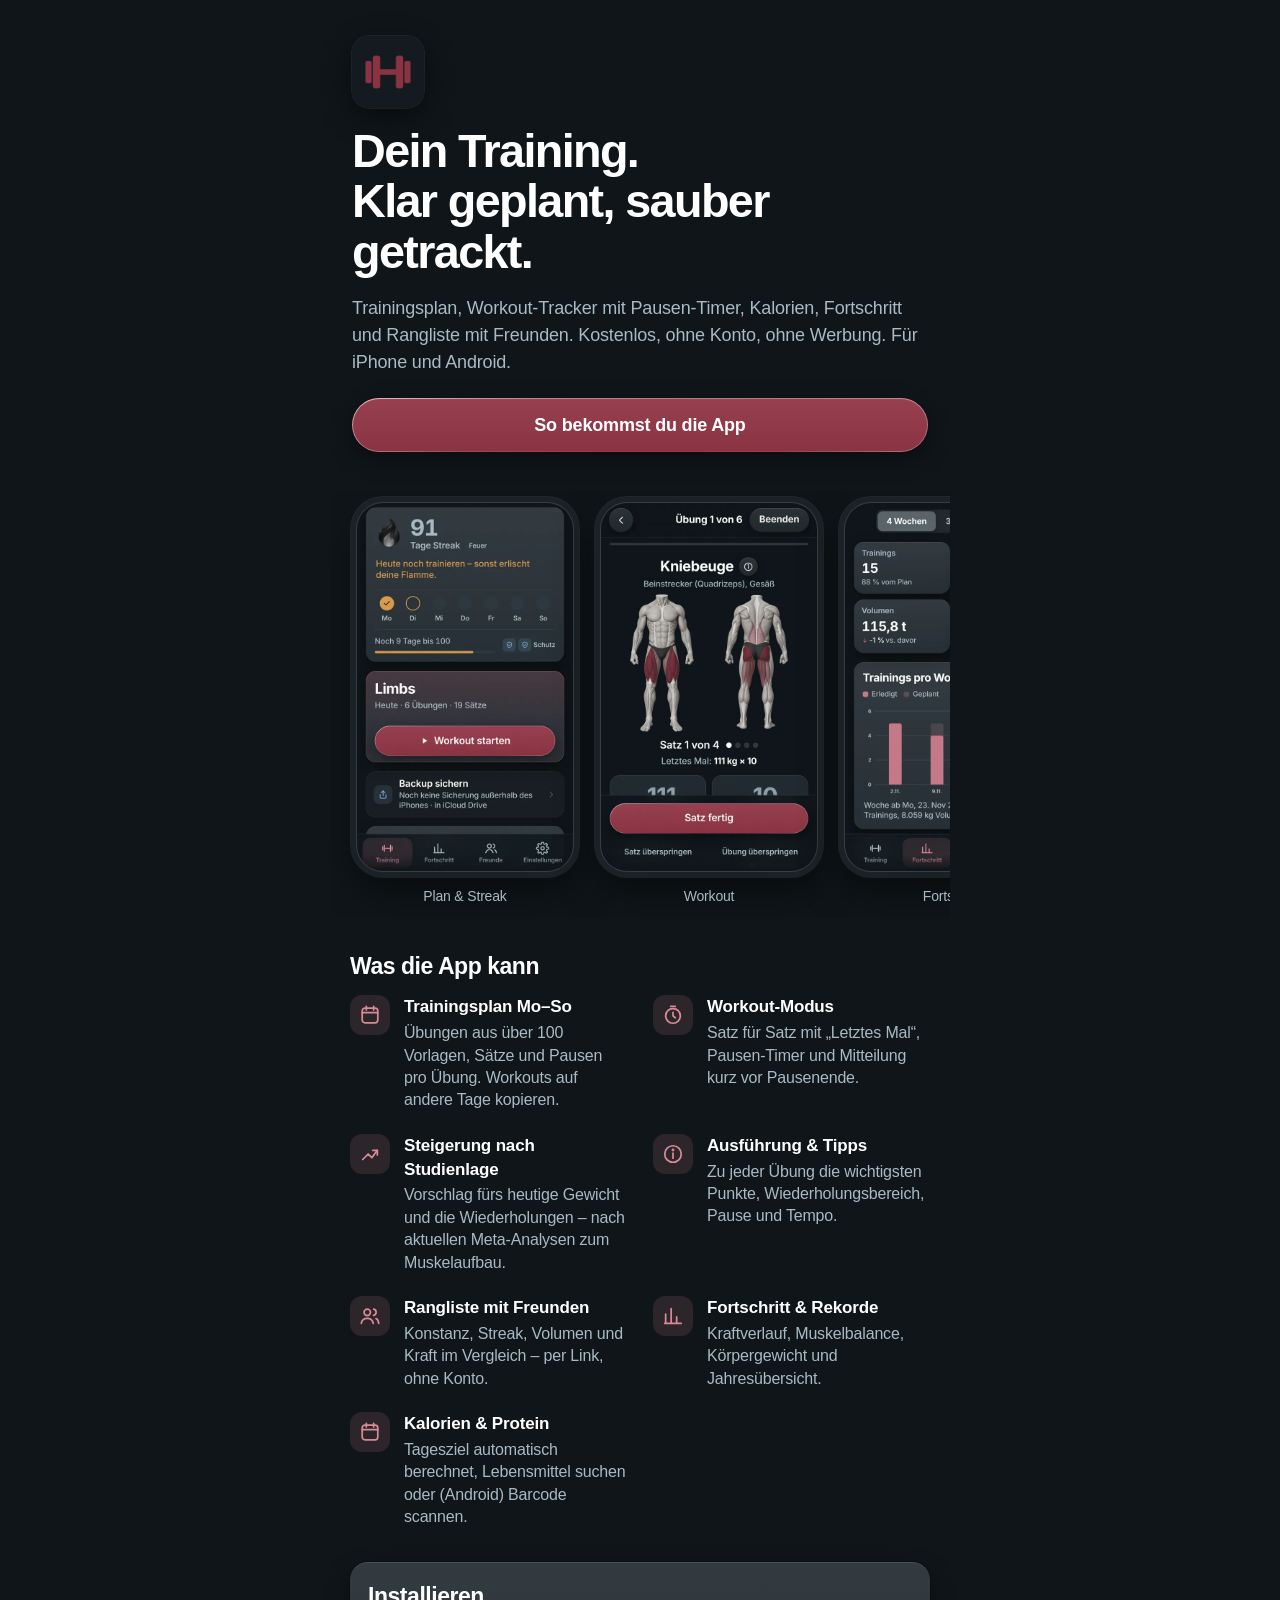
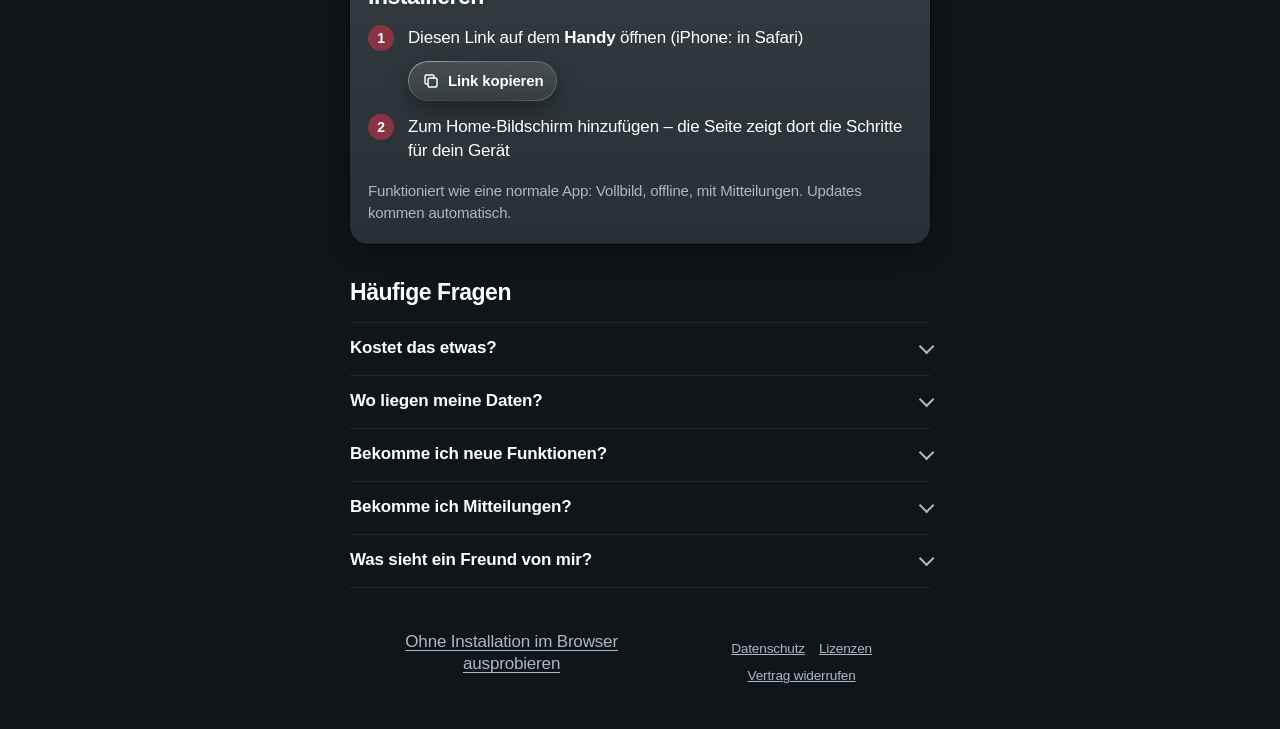
<file: index.html>
<!doctype html>
<html lang="de">
<head>
  <meta charset="utf-8">
  <!-- Sicherheit: nur eigene Skripte (keine eingeschleusten), Bilder nur von hier oder als data:, keine Plugins/Einbettung -->
  <meta http-equiv="Content-Security-Policy" content="default-src 'self'; script-src 'self'; style-src 'self' 'unsafe-inline'; img-src 'self' data: blob:; connect-src 'self' https:; media-src 'self' blob:; worker-src 'self'; manifest-src 'self'; object-src 'none'; base-uri 'self'; form-action 'self'">
  <!-- viewport-fit=cover: Inhalt bis unter Notch/Home-Indicator, Abstände per safe-area-inset -->
  <meta name="viewport" content="width=device-width, initial-scale=1, viewport-fit=cover, interactive-widget=resizes-content">
  <title>Gym</title>
  <meta name="description" content="Trainingsplan, Workout-Tracker mit Pausen-Timer, Fortschritt und Rangliste mit Freunden. Kostenlos, ohne Konto.">
  <meta property="og:title" content="Gym – Trainingsplan & Workout-Tracker">
  <meta property="og:description" content="Kostenlos, ohne Konto, ohne Werbung. Einfach zum Home-Bildschirm hinzufügen.">
  <meta property="og:image" content="icons/icon-512.png">
  <meta property="og:type" content="website">
  <meta name="theme-color" content="#0f1519">

  <!-- PWA / iOS -->
  <link rel="manifest" href="manifest.json">
  <meta name="apple-mobile-web-app-capable" content="yes">
  <meta name="mobile-web-app-capable" content="yes">
  <meta name="apple-mobile-web-app-status-bar-style" content="black-translucent">
  <meta name="apple-mobile-web-app-title" content="Gym">
  <link rel="apple-touch-icon" href="icons/apple-touch-icon.png">
  <link rel="icon" type="image/png" sizes="192x192" href="icons/icon-192.png">

  <link rel="stylesheet" href="css/style.css">
</head>
<body>
  <div id="app"></div>
  <div id="sheet" hidden></div>
  <div id="modal" hidden></div>
  <div id="toast" role="status" aria-live="polite"></div>

  <noscript>Diese App braucht JavaScript.</noscript>
  <script type="module" src="js/boot.js"></script>
</body>
</html>
</file>
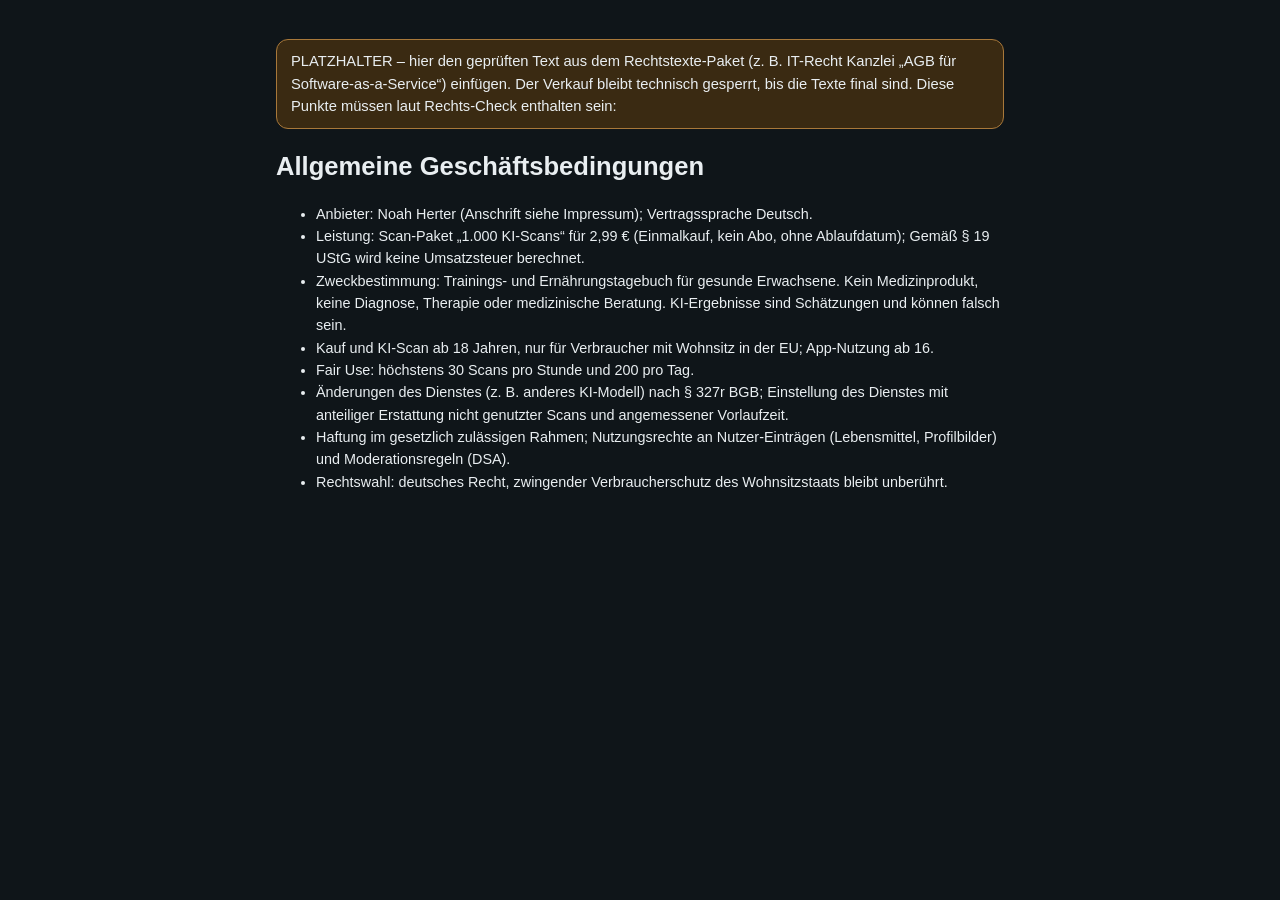
<file: legal/agb.html>
<!doctype html>
<html lang="de"><head><meta charset="utf-8"><meta name="viewport" content="width=device-width, initial-scale=1"><title>AGB</title><link rel="stylesheet" href="legal.css"></head>
<body><main>
<p class="draft">PLATZHALTER – hier den geprüften Text aus dem Rechtstexte-Paket (z. B. IT-Recht Kanzlei „AGB für Software-as-a-Service“) einfügen. Der Verkauf bleibt technisch gesperrt, bis die Texte final sind. Diese Punkte müssen laut Rechts-Check enthalten sein:</p>
<h1>Allgemeine Geschäftsbedingungen</h1>
<ul class="muted">
<li>Anbieter: Noah Herter (Anschrift siehe Impressum); Vertragssprache Deutsch.</li>
<li>Leistung: Scan-Paket „1.000 KI-Scans“ für 2,99 € (Einmalkauf, kein Abo, ohne Ablaufdatum); Gemäß § 19 UStG wird keine Umsatzsteuer berechnet.</li>
<li>Zweckbestimmung: Trainings- und Ernährungstagebuch für gesunde Erwachsene. Kein Medizinprodukt, keine Diagnose, Therapie oder medizinische Beratung. KI-Ergebnisse sind Schätzungen und können falsch sein.</li>
<li>Kauf und KI-Scan ab 18 Jahren, nur für Verbraucher mit Wohnsitz in der EU; App-Nutzung ab 16.</li>
<li>Fair Use: höchstens 30 Scans pro Stunde und 200 pro Tag.</li>
<li>Änderungen des Dienstes (z. B. anderes KI-Modell) nach § 327r BGB; Einstellung des Dienstes mit anteiliger Erstattung nicht genutzter Scans und angemessener Vorlaufzeit.</li>
<li>Haftung im gesetzlich zulässigen Rahmen; Nutzungsrechte an Nutzer-Einträgen (Lebensmittel, Profilbilder) und Moderationsregeln (DSA).</li>
<li>Rechtswahl: deutsches Recht, zwingender Verbraucherschutz des Wohnsitzstaats bleibt unberührt.</li>
</ul>
</main></body></html>
</file>
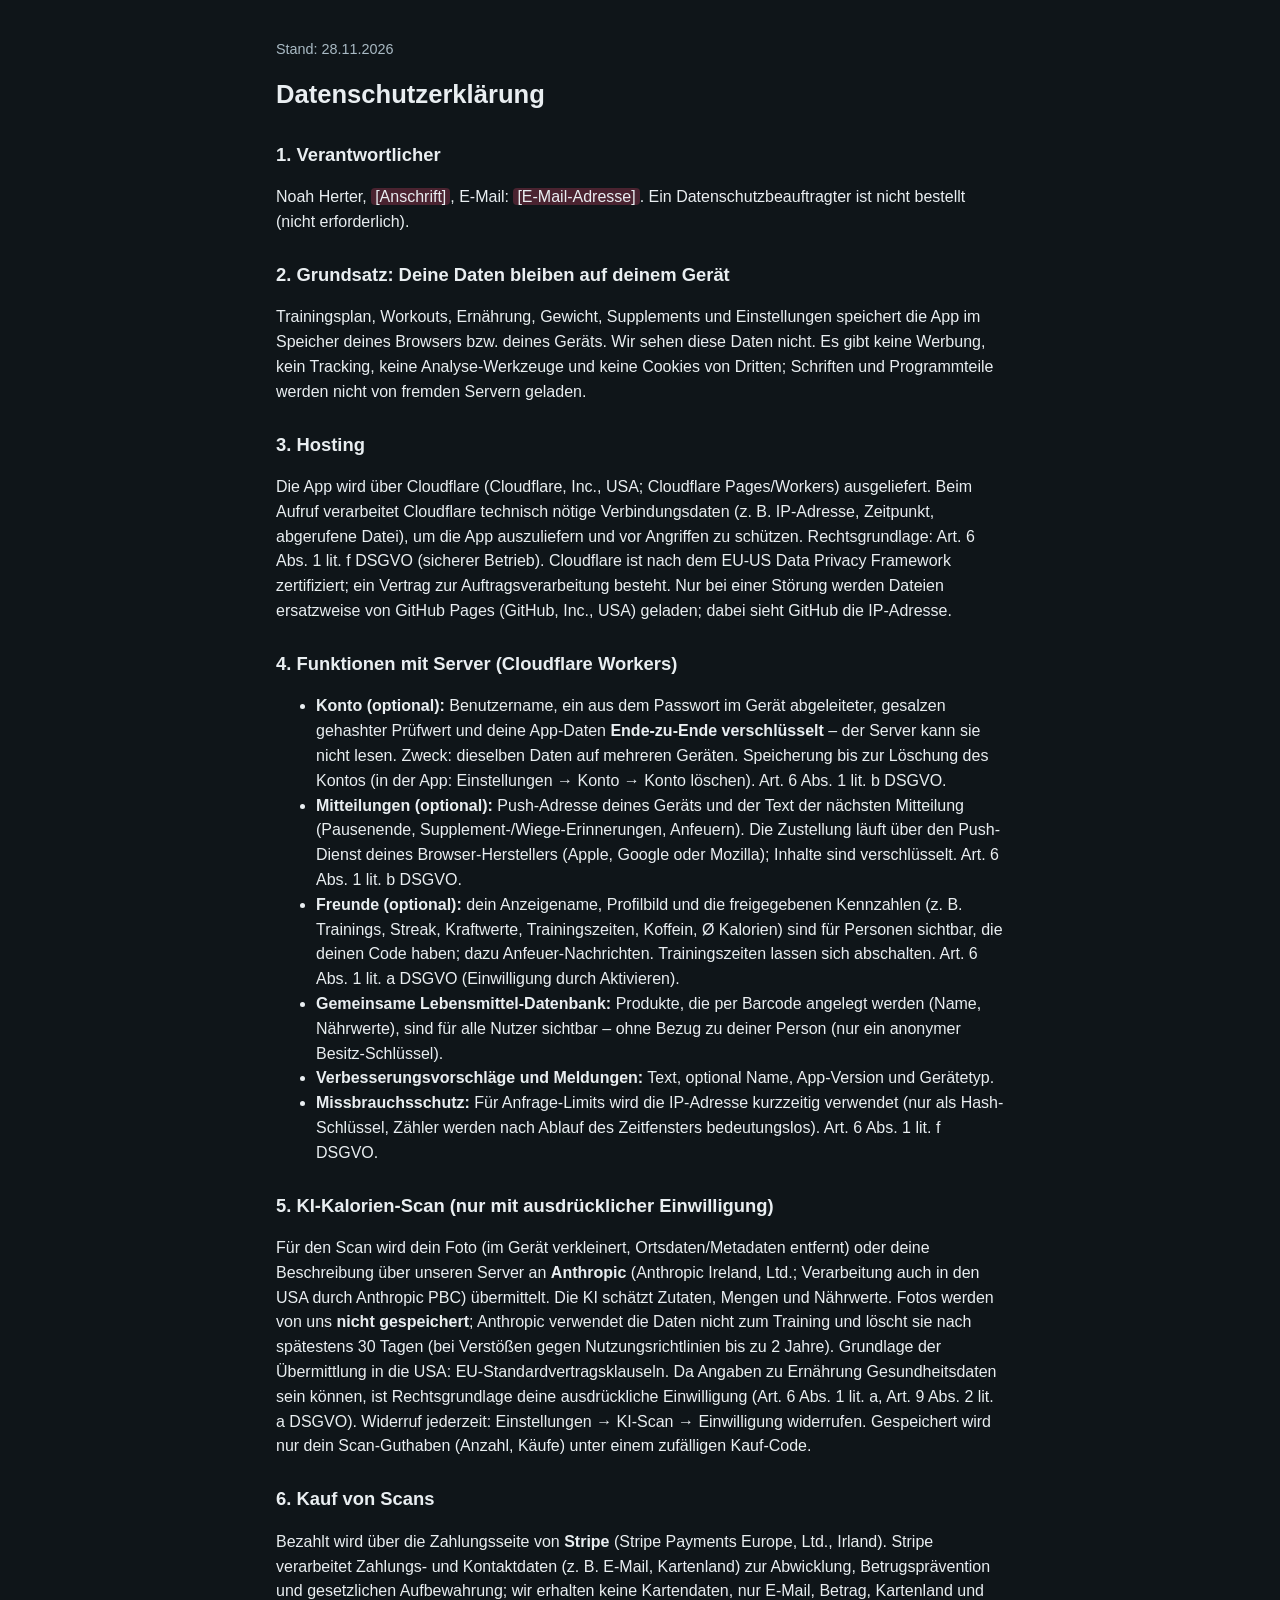
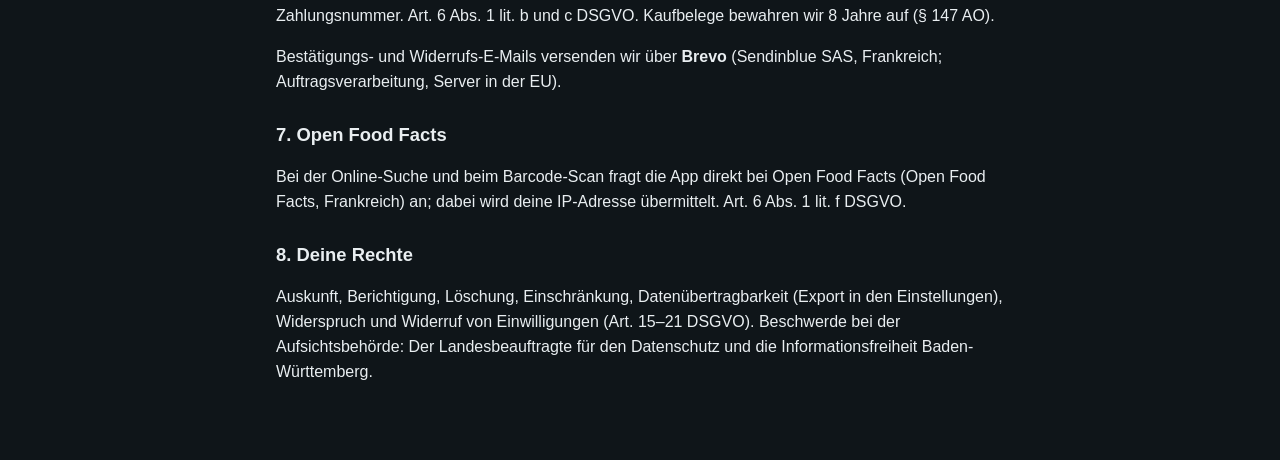
<file: legal/datenschutz.html>
<!doctype html>
<html lang="de"><head><meta charset="utf-8"><meta name="viewport" content="width=device-width, initial-scale=1"><title>Datenschutzerklärung</title><link rel="stylesheet" href="legal.css"></head>
<body><main>
<p class="muted">Stand: 28.11.2026</p>
<h1>Datenschutzerklärung</h1>
<h2>1. Verantwortlicher</h2>
<p>Noah Herter, <span class="ph">[Anschrift]</span>, E-Mail: <span class="ph">[E-Mail-Adresse]</span>. Ein Datenschutzbeauftragter ist nicht bestellt (nicht erforderlich).</p>

<h2>2. Grundsatz: Deine Daten bleiben auf deinem Gerät</h2>
<p>Trainingsplan, Workouts, Ernährung, Gewicht, Supplements und Einstellungen speichert die App im Speicher deines Browsers bzw. deines Geräts. Wir sehen diese Daten nicht. Es gibt keine Werbung, kein Tracking, keine Analyse-Werkzeuge und keine Cookies von Dritten; Schriften und Programmteile werden nicht von fremden Servern geladen.</p>

<h2>3. Hosting</h2>
<p>Die App wird über Cloudflare (Cloudflare, Inc., USA; Cloudflare Pages/Workers) ausgeliefert. Beim Aufruf verarbeitet Cloudflare technisch nötige Verbindungsdaten (z. B. IP-Adresse, Zeitpunkt, abgerufene Datei), um die App auszuliefern und vor Angriffen zu schützen. Rechtsgrundlage: Art. 6 Abs. 1 lit. f DSGVO (sicherer Betrieb). Cloudflare ist nach dem EU-US Data Privacy Framework zertifiziert; ein Vertrag zur Auftragsverarbeitung besteht. Nur bei einer Störung werden Dateien ersatzweise von GitHub Pages (GitHub, Inc., USA) geladen; dabei sieht GitHub die IP-Adresse.</p>

<h2>4. Funktionen mit Server (Cloudflare Workers)</h2>
<ul>
<li><b>Konto (optional):</b> Benutzername, ein aus dem Passwort im Gerät abgeleiteter, gesalzen gehashter Prüfwert und deine App-Daten <b>Ende-zu-Ende verschlüsselt</b> – der Server kann sie nicht lesen. Zweck: dieselben Daten auf mehreren Geräten. Speicherung bis zur Löschung des Kontos (in der App: Einstellungen → Konto → Konto löschen). Art. 6 Abs. 1 lit. b DSGVO.</li>
<li><b>Mitteilungen (optional):</b> Push-Adresse deines Geräts und der Text der nächsten Mitteilung (Pausenende, Supplement-/Wiege-Erinnerungen, Anfeuern). Die Zustellung läuft über den Push-Dienst deines Browser-Herstellers (Apple, Google oder Mozilla); Inhalte sind verschlüsselt. Art. 6 Abs. 1 lit. b DSGVO.</li>
<li><b>Freunde (optional):</b> dein Anzeigename, Profilbild und die freigegebenen Kennzahlen (z. B. Trainings, Streak, Kraftwerte, Trainingszeiten, Koffein, Ø Kalorien) sind für Personen sichtbar, die deinen Code haben; dazu Anfeuer-Nachrichten. Trainingszeiten lassen sich abschalten. Art. 6 Abs. 1 lit. a DSGVO (Einwilligung durch Aktivieren).</li>
<li><b>Gemeinsame Lebensmittel-Datenbank:</b> Produkte, die per Barcode angelegt werden (Name, Nährwerte), sind für alle Nutzer sichtbar – ohne Bezug zu deiner Person (nur ein anonymer Besitz-Schlüssel).</li>
<li><b>Verbesserungsvorschläge und Meldungen:</b> Text, optional Name, App-Version und Gerätetyp.</li>
<li><b>Missbrauchsschutz:</b> Für Anfrage-Limits wird die IP-Adresse kurzzeitig verwendet (nur als Hash-Schlüssel, Zähler werden nach Ablauf des Zeitfensters bedeutungslos). Art. 6 Abs. 1 lit. f DSGVO.</li>
</ul>

<h2>5. KI-Kalorien-Scan (nur mit ausdrücklicher Einwilligung)</h2>
<p>Für den Scan wird dein Foto (im Gerät verkleinert, Ortsdaten/Metadaten entfernt) oder deine Beschreibung über unseren Server an <b>Anthropic</b> (Anthropic Ireland, Ltd.; Verarbeitung auch in den USA durch Anthropic PBC) übermittelt. Die KI schätzt Zutaten, Mengen und Nährwerte. Fotos werden von uns <b>nicht gespeichert</b>; Anthropic verwendet die Daten nicht zum Training und löscht sie nach spätestens 30 Tagen (bei Verstößen gegen Nutzungsrichtlinien bis zu 2 Jahre). Grundlage der Übermittlung in die USA: EU-Standardvertragsklauseln. Da Angaben zu Ernährung Gesundheitsdaten sein können, ist Rechtsgrundlage deine ausdrückliche Einwilligung (Art. 6 Abs. 1 lit. a, Art. 9 Abs. 2 lit. a DSGVO). Widerruf jederzeit: Einstellungen → KI-Scan → Einwilligung widerrufen. Gespeichert wird nur dein Scan-Guthaben (Anzahl, Käufe) unter einem zufälligen Kauf-Code.</p>

<h2>6. Kauf von Scans</h2>
<p>Bezahlt wird über die Zahlungsseite von <b>Stripe</b> (Stripe Payments Europe, Ltd., Irland). Stripe verarbeitet Zahlungs- und Kontaktdaten (z. B. E-Mail, Kartenland) zur Abwicklung, Betrugsprävention und gesetzlichen Aufbewahrung; wir erhalten keine Kartendaten, nur E-Mail, Betrag, Kartenland und Zahlungsnummer. Art. 6 Abs. 1 lit. b und c DSGVO. Kaufbelege bewahren wir 8 Jahre auf (§ 147 AO).</p>
<p>Bestätigungs- und Widerrufs-E-Mails versenden wir über <b>Brevo</b> (Sendinblue SAS, Frankreich; Auftragsverarbeitung, Server in der EU).</p>

<h2>7. Open Food Facts</h2>
<p>Bei der Online-Suche und beim Barcode-Scan fragt die App direkt bei Open Food Facts (Open Food Facts, Frankreich) an; dabei wird deine IP-Adresse übermittelt. Art. 6 Abs. 1 lit. f DSGVO.</p>

<h2>8. Deine Rechte</h2>
<p>Auskunft, Berichtigung, Löschung, Einschränkung, Datenübertragbarkeit (Export in den Einstellungen), Widerspruch und Widerruf von Einwilligungen (Art. 15–21 DSGVO). Beschwerde bei der Aufsichtsbehörde: Der Landesbeauftragte für den Datenschutz und die Informationsfreiheit Baden-Württemberg.</p>
</main></body></html>
</file>
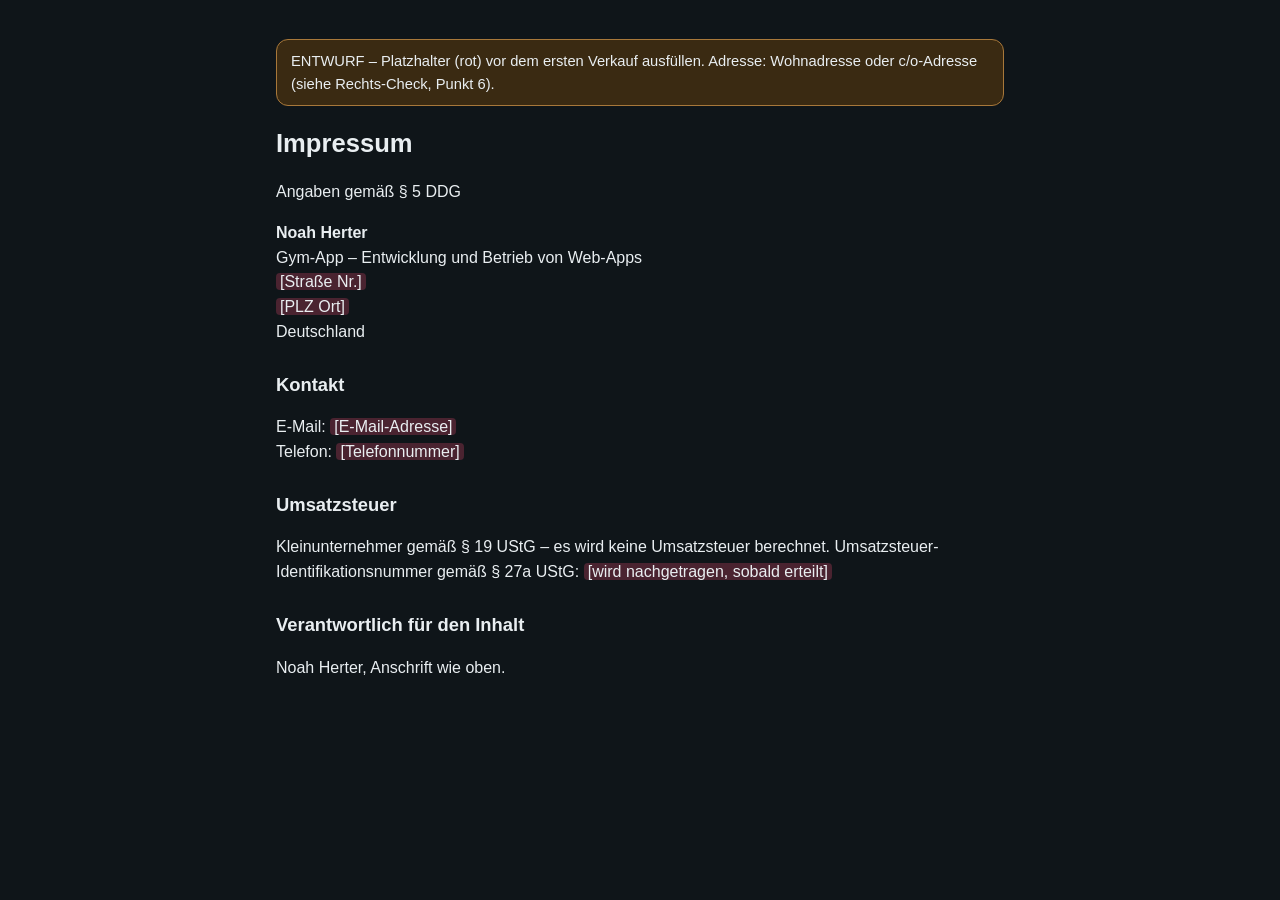
<file: legal/impressum.html>
<!doctype html>
<html lang="de"><head><meta charset="utf-8"><meta name="viewport" content="width=device-width, initial-scale=1"><title>Impressum</title><link rel="stylesheet" href="legal.css"></head>
<body><main>
<p class="draft">ENTWURF – Platzhalter (rot) vor dem ersten Verkauf ausfüllen. Adresse: Wohnadresse oder c/o-Adresse (siehe Rechts-Check, Punkt 6).</p>
<h1>Impressum</h1>
<p>Angaben gemäß § 5 DDG</p>
<p><b>Noah Herter</b><br>Gym-App – Entwicklung und Betrieb von Web-Apps<br><span class="ph">[Straße Nr.]</span><br><span class="ph">[PLZ Ort]</span><br>Deutschland</p>
<h2>Kontakt</h2>
<p>E-Mail: <span class="ph">[E-Mail-Adresse]</span><br>Telefon: <span class="ph">[Telefonnummer]</span></p>
<h2>Umsatzsteuer</h2>
<p>Kleinunternehmer gemäß § 19 UStG – es wird keine Umsatzsteuer berechnet. Umsatzsteuer-Identifikationsnummer gemäß § 27a UStG: <span class="ph">[wird nachgetragen, sobald erteilt]</span></p>
<h2>Verantwortlich für den Inhalt</h2>
<p>Noah Herter, Anschrift wie oben.</p>
</main></body></html>
</file>
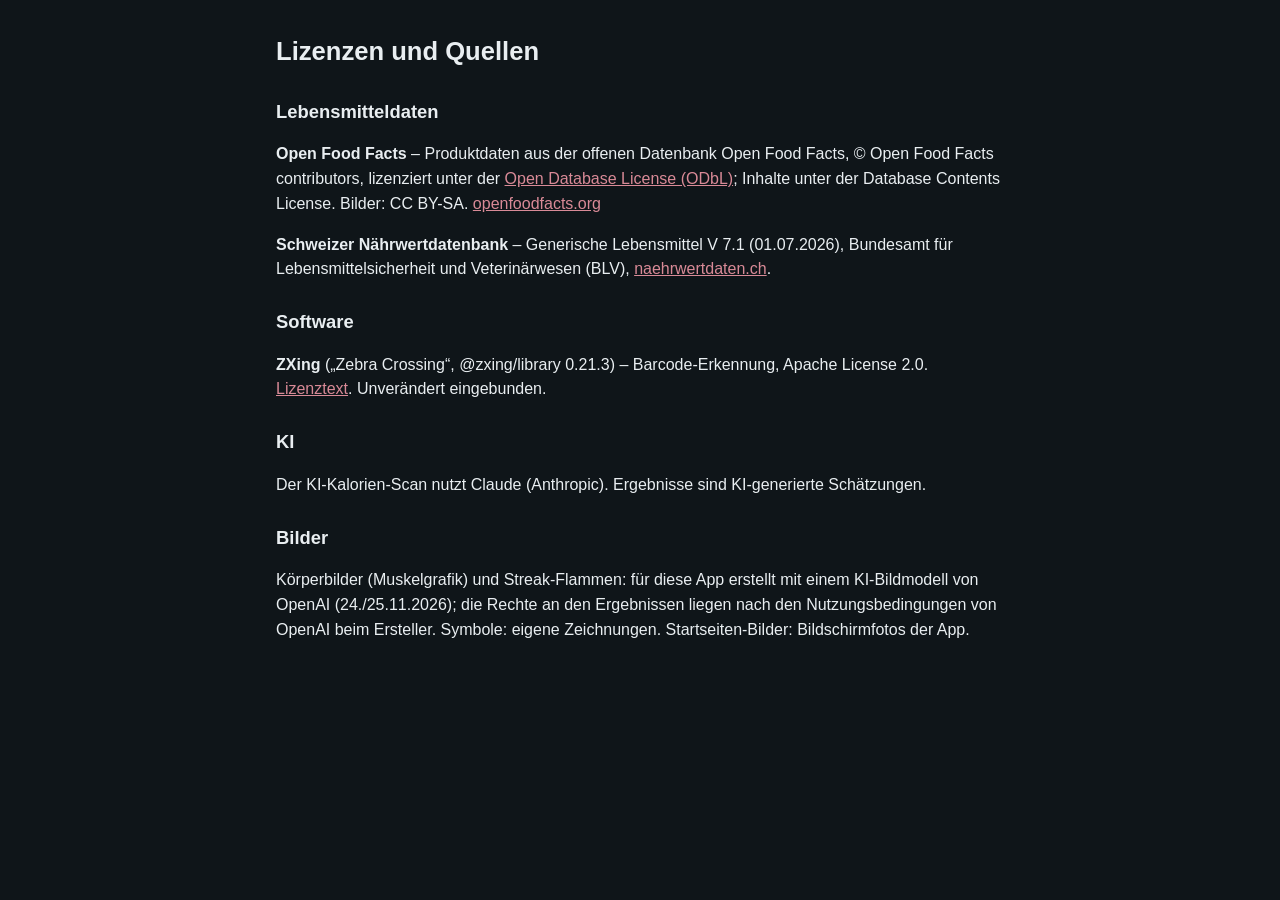
<file: legal/lizenzen.html>
<!doctype html>
<html lang="de"><head><meta charset="utf-8"><meta name="viewport" content="width=device-width, initial-scale=1"><title>Lizenzen</title><link rel="stylesheet" href="legal.css"></head>
<body><main>
<h1>Lizenzen und Quellen</h1>
<h2>Lebensmitteldaten</h2>
<p><b>Open Food Facts</b> – Produktdaten aus der offenen Datenbank Open Food Facts, © Open Food Facts contributors, lizenziert unter der <a href="https://opendatacommons.org/licenses/odbl/1-0/">Open Database License (ODbL)</a>; Inhalte unter der Database Contents License. Bilder: CC BY-SA. <a href="https://world.openfoodfacts.org">openfoodfacts.org</a></p>
<p><b>Schweizer Nährwertdatenbank</b> – Generische Lebensmittel V 7.1 (01.07.2026), Bundesamt für Lebensmittelsicherheit und Veterinärwesen (BLV), <a href="https://naehrwertdaten.ch">naehrwertdaten.ch</a>.</p>
<h2>Software</h2>
<p><b>ZXing</b> („Zebra Crossing“, @zxing/library 0.21.3) – Barcode-Erkennung, Apache License 2.0. <a href="zxing-LICENSE.txt">Lizenztext</a>. Unverändert eingebunden.</p>
<h2>KI</h2>
<p>Der KI-Kalorien-Scan nutzt Claude (Anthropic). Ergebnisse sind KI-generierte Schätzungen.</p>
<h2>Bilder</h2>
<p>Körperbilder (Muskelgrafik) und Streak-Flammen: für diese App erstellt mit einem KI-Bildmodell von OpenAI (24./25.11.2026); die Rechte an den Ergebnissen liegen nach den Nutzungsbedingungen von OpenAI beim Ersteller. Symbole: eigene Zeichnungen. Startseiten-Bilder: Bildschirmfotos der App.</p>
</main></body></html>
</file>
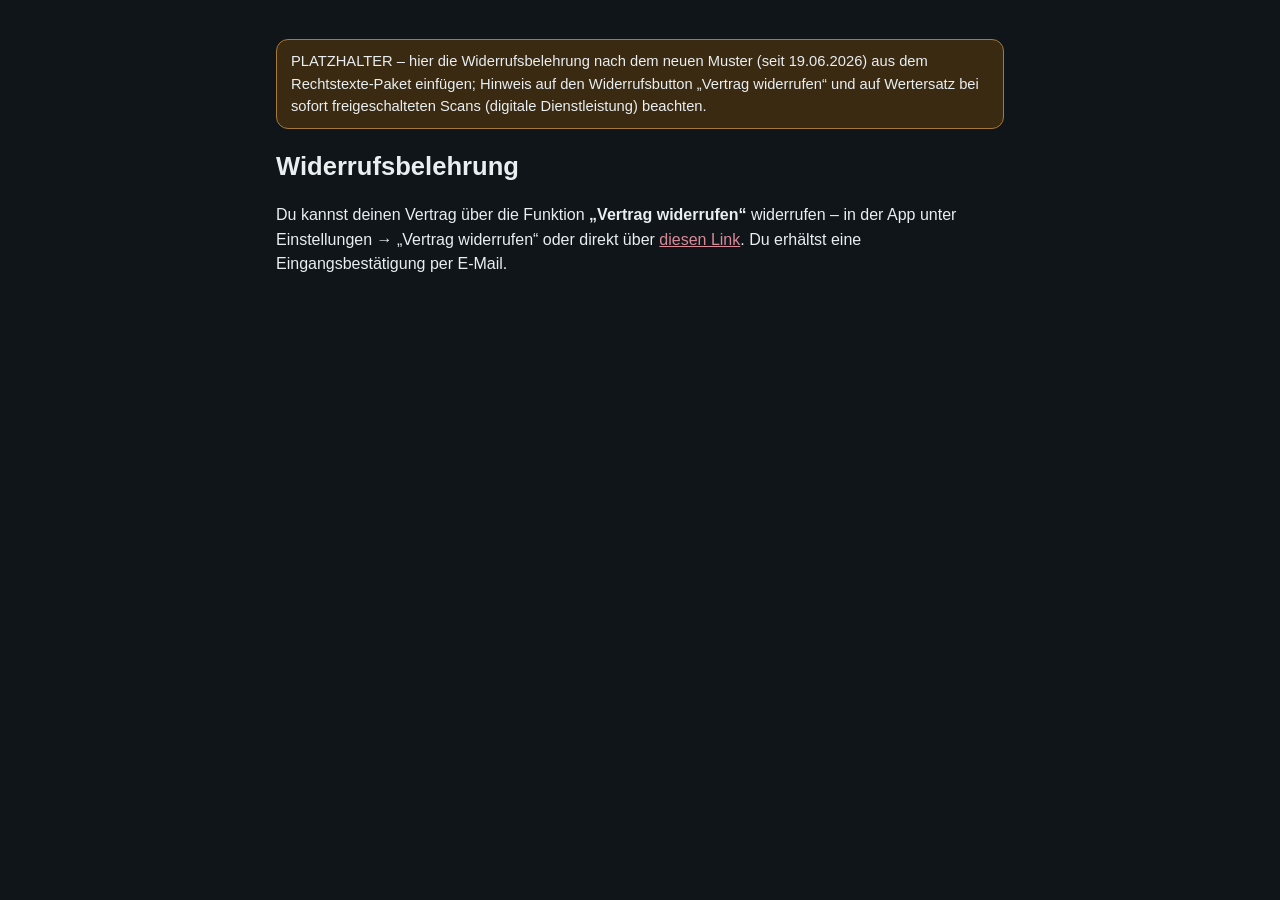
<file: legal/widerruf.html>
<!doctype html>
<html lang="de"><head><meta charset="utf-8"><meta name="viewport" content="width=device-width, initial-scale=1"><title>Widerrufsbelehrung</title><link rel="stylesheet" href="legal.css"></head>
<body><main>
<p class="draft">PLATZHALTER – hier die Widerrufsbelehrung nach dem neuen Muster (seit 19.06.2026) aus dem Rechtstexte-Paket einfügen; Hinweis auf den Widerrufsbutton „Vertrag widerrufen“ und auf Wertersatz bei sofort freigeschalteten Scans (digitale Dienstleistung) beachten.</p>
<h1>Widerrufsbelehrung</h1>
<p>Du kannst deinen Vertrag über die Funktion <b>„Vertrag widerrufen“</b> widerrufen – in der App unter Einstellungen → „Vertrag widerrufen“ oder direkt über <a href="../?app&amp;widerruf">diesen Link</a>. Du erhältst eine Eingangsbestätigung per E-Mail.</p>
</main></body></html>
</file>
<file: css/style.css>
/* =============================================================
   style.css – "Gym": ruhig, präzise, hochwertig (v3)

   Gestaltungsregeln
   - Ein Werkzeug fürs Training, kein Spiel: Neutrale Flächen tragen,
     Farbe nur mit Bedeutung (Weinrot = Hauptaktion, gedämpftes
     Grün/Ocker/Rot = Tagesstatus, Bernstein = Streak).
   - Glas mit feiner heller Lichtkante statt satter Farbflächen.
   - Systemschrift (SF Pro), Gewichte 500/600/700 – nie Heavy.
     Zahlen tabellarisch, damit nichts springt.
   - Bewegung nur mit Zweck: Öffnen aus dem Element, Wischen folgt
     dem Finger. Kein Federn, kein Konfetti.
   - Dynamic Type (rem), Tippflächen ≥ 44 pt, Reduced Motion beachtet.
   ============================================================= */

/* ---------- Tokens ---------- */
:root {
  --bg: #0f1519;
  --surface: #222b31;
  --surface-2: #2e383f;
  --border: #2e3a41;          /* Button-Unterkanten, Rahmen von Eingaben */
  --border-strong: #4a5a63;
  --hairline: rgba(255, 255, 255, 0.09);
  --separator: rgba(255, 255, 255, 0.08);
  --card-light: inset 0 1px 0 rgba(255, 255, 255, 0.11), inset 0 -1px 0 rgba(0, 0, 0, 0.22), 0 0 0 0.5px rgba(0, 0, 0, 0.45), 0 8px 24px rgba(0, 0, 0, 0.32);
  --glass-card: linear-gradient(180deg, rgba(255, 255, 255, 0.075), rgba(255, 255, 255, 0.025)), var(--surface);
  --text: #ffffff;
  --muted: #a9bac4;           /* 8,0:1 auf --surface */
  --placeholder: #8da0ab;

  --accent: #d98a97;          /* mattes Altrosa: Text/Linien/Icons, 6,2:1 auf --surface */
  --accent-fill: #8a3342;     /* mattes Weinrot: Hauptaktionen (weiße Schrift 8:1) */
  --accent-lip: #5e1f2b;      /* Unterkante */
  --accent-soft: rgba(217, 138, 151, 0.14);
  --on-accent: #ffffff;

  --streak: #d99a4e;
  --streak-lip: #a8743a;
  --freeze: #7fa9cf;
  --green: #5f9f72;
  --green-lip: #4a805b;
  --yellow: #c4a052;
  --red: #c86464;
  --empty: #48555d;          /* offene Tage: klar sichtbar auf der Karte */

  --font: -apple-system, BlinkMacSystemFont, "SF Pro Text", "Helvetica Neue", Arial, sans-serif;
  --font-num: -apple-system, BlinkMacSystemFont, "SF Pro Display", "Helvetica Neue", Arial, sans-serif;

  --cell: 13px;
  --radius: 12px;
  --radius-lg: 18px;
  --tap: 44px;
  --margin: 16px;
  --display-radius: 46px;
  --ease-out: cubic-bezier(0.23, 1, 0.32, 1);
  --ease-drawer: cubic-bezier(0.32, 0.72, 0, 1);
  --ease-bounce: cubic-bezier(0.34, 1.56, 0.64, 1);

  --safe-top: env(safe-area-inset-top, 0px);
  --safe-bottom: env(safe-area-inset-bottom, 0px);
  color-scheme: dark;
}
@media (prefers-contrast: more) {
  :root { --muted: #d6e0e6; --border: #6a7f8a; --separator: #556670; }
}

/* ---------- Grundlagen ---------- */
html { font-size: 17px; font: -apple-system-body; } /* Dynamic Type auf iOS */
* { box-sizing: border-box; -webkit-tap-highlight-color: transparent; }
/* Keine sichtbaren Scroll-Leisten (Seite, Fenster, Listen) – Scrollen geht normal weiter */
html, body, * { scrollbar-width: none; }
::-webkit-scrollbar { display: none; width: 0; height: 0; background: transparent; }
html, body { margin: 0; background: var(--bg); color: var(--text); -webkit-text-size-adjust: 100%; overscroll-behavior-x: none; overscroll-behavior-y: auto; overflow-x: clip; }
body { font-family: var(--font); font-size: 1rem; font-weight: 500; line-height: 1.3; letter-spacing: -0.01em; min-height: 100dvh; touch-action: manipulation; }
button, input, textarea { font: inherit; color: inherit; letter-spacing: inherit; }
button { background: none; border: 0; padding: 0; cursor: pointer; }
button:disabled { opacity: 0.35; cursor: default; }
button, label.btn, .cell { -webkit-user-select: none; user-select: none; -webkit-touch-callout: none; touch-action: manipulation; }
input, textarea { font-size: max(16px, 1rem); caret-color: var(--accent); }
::selection { background: var(--accent-soft); color: var(--text); }
:focus-visible { outline: 2px solid var(--accent); outline-offset: 2px; }
h1, h2, h3, p { margin: 0; }
svg { flex-shrink: 0; }
.muted { color: var(--muted); }
.small { font-size: 0.882rem; }
.center-text { text-align: center; }
.hint { color: var(--muted); font-size: 0.882rem; text-align: center; padding: 4px 8px 16px; }
#app { position: relative; z-index: 1; background: var(--bg); min-height: 100dvh; transition: transform 220ms var(--ease-out); }
/* Vorheriger Bildschirm unter der App, während vom Rand zurückgewischt wird */
.under { position: fixed; inset: 0; z-index: 0; overflow: hidden; background: var(--bg); pointer-events: none; }
/* Offenes Fenster: Seite dahinter scrollt nicht mit */
html.sheet-open, html.sheet-open body, html.edge-lock, html.edge-lock body { overflow: hidden; }
#app.edge-dragging { transition: none; clip-path: inset(0 round var(--display-radius)); }
#app[style*="translateX"] { clip-path: inset(0 round var(--display-radius)); }

/* Bildschirmränder verschwimmen weich statt harter Balken */
body::before, body::after { content: ""; position: fixed; left: 0; right: 0; z-index: 9; pointer-events: none; }
/* Oben: nur verschwimmen, wenn wirklich Inhalt darunter liegt (gescrollt) – ganz oben bleibt alles scharf */
body::before {
  top: 0; height: calc(var(--safe-top) + 10px); opacity: 0; transition: opacity 160ms ease;
  background: linear-gradient(to bottom, rgba(15, 21, 25, 0.92) 40%, rgba(15, 21, 25, 0));
  -webkit-backdrop-filter: blur(8px); backdrop-filter: blur(8px);
  -webkit-mask-image: linear-gradient(to bottom, #000 50%, transparent); mask-image: linear-gradient(to bottom, #000 50%, transparent);
}
body::after { bottom: 0; height: calc(var(--safe-bottom) + 30px); z-index: 4; background: linear-gradient(to top, rgba(15, 21, 25, 0.85), rgba(15, 21, 25, 0)); }

/* ---------- Layout ---------- */
.content { padding: 8px var(--margin) calc(32px + var(--safe-bottom)); max-width: 600px; margin: 0 auto; }
.content.no-title { padding-top: calc(var(--safe-top) + 22px); }
html.scrolled body::before { opacity: 1; }
.content.has-footer { padding-bottom: calc(118px + var(--safe-bottom)); }
.content.has-footer-lg { padding-bottom: calc(176px + var(--safe-bottom)); }
.content.has-tabbar { padding-bottom: calc(104px + var(--safe-bottom)); }
.content.has-tabbar.has-bar { padding-bottom: calc(176px + var(--safe-bottom)); }

.topbar {
  position: sticky; top: 0; z-index: 5; display: grid; grid-template-columns: 1fr auto 1fr; align-items: center; gap: 8px;
  min-height: calc(62px + var(--safe-top)); padding: var(--safe-top) 14px 0; background: rgba(15, 21, 25, 0.82);
  -webkit-backdrop-filter: blur(20px) saturate(1.6); backdrop-filter: blur(20px) saturate(1.6); border-bottom: 0.5px solid var(--hairline);
}
.topbar-mid { font-weight: 700; font-size: 1.059rem; text-align: center; flex: 1; white-space: nowrap; overflow: hidden; text-overflow: ellipsis; }
.topbar > :first-child { justify-self: start; }
.topbar > :last-child { justify-self: end; }
.topbar-spacer { min-width: 44px; }
.topbar .text-btn { min-width: 96px; }
.topbar .text-btn:last-child { justify-content: flex-end; }

.bottom {
  position: fixed; left: 0; right: 0; bottom: 0; z-index: 5; display: flex; flex-direction: column; gap: 10px;
  padding: 14px var(--margin) calc(10px + var(--safe-bottom)); background: rgba(15, 21, 25, 0.86);
  -webkit-backdrop-filter: blur(20px) saturate(1.6); backdrop-filter: blur(20px) saturate(1.6); border-top: 0.5px solid var(--hairline);
}
.bottom > * { width: 100%; max-width: 568px; margin: 0 auto; }

/* Karten: Rand statt Schatten */
.card, .week, .ex-row, .tile, .sum-list, .stats div {
  background: var(--glass-card); border: 0; border-radius: var(--radius-lg); box-shadow: var(--card-light);
}
.card { padding: 16px; margin-bottom: 16px; }
.card-head { display: flex; align-items: baseline; justify-content: space-between; gap: 8px; margin-bottom: 12px; flex-wrap: wrap; }
.card-head h2 { font-size: 1.176rem; font-weight: 700; letter-spacing: -0.02em; }
.section-title, .group-header { font-size: 1.294rem; font-weight: 700; letter-spacing: -0.02em; color: var(--text); margin: 24px 4px 10px; }
.section-title.first { margin: 0 0 10px; }
.label { display: block; font-size: 0.824rem; font-weight: 600; color: var(--muted); margin: 16px 4px 8px; }

/* ---------- Buttons: Glas mit weißer Lichtkante ----------
   Hebt sich durch Licht vom Hintergrund ab (helle Kante oben links,
   Gegenschein unten rechts), nicht durch eine 3D-Unterkante.
   Beim Tippen: leicht größer + Aufleuchten an der Fingerstelle (--x/--y). */
.btn, .more-toggle, .chip, .active-bar {
  position: relative; isolation: isolate;
  transition: transform 260ms var(--ease-out), box-shadow 220ms ease, filter 160ms ease;
}
.btn {
  display: inline-flex; align-items: center; justify-content: center; gap: 8px;
  min-height: 48px; padding: 0 20px; border-radius: 999px;
  font-weight: 600; font-size: 1.059rem; letter-spacing: -0.01em; color: var(--text);
  background: linear-gradient(180deg, rgba(255, 255, 255, 0.12), rgba(255, 255, 255, 0.04));
  box-shadow: inset 0 1px 1px rgba(255, 255, 255, 0.14), 0 8px 22px rgba(0, 0, 0, 0.35);
}
/* Lichtkante: 1-px-Verlaufsrand */
.btn::before, .more-toggle::before, .chip::before, .active-bar::before {
  content: ""; position: absolute; inset: 0; border-radius: inherit; padding: 1px; pointer-events: none;
  background: linear-gradient(145deg, rgba(255, 255, 255, 0.55) 0%, rgba(255, 255, 255, 0.12) 28%, rgba(255, 255, 255, 0.03) 55%, rgba(255, 255, 255, 0.08) 78%, rgba(255, 255, 255, 0.32) 100%);
  -webkit-mask: linear-gradient(#000 0 0) content-box, linear-gradient(#000 0 0); -webkit-mask-composite: xor;
          mask: linear-gradient(#000 0 0) content-box exclude, linear-gradient(#000 0 0);
}
/* Aufleuchten an der Fingerstelle */
.btn::after, .more-toggle::after, .chip::after, .active-bar::after {
  content: ""; position: absolute; inset: 0; border-radius: inherit; pointer-events: none; opacity: 0;
  background: radial-gradient(circle at var(--x, 50%) var(--y, 50%), rgba(255, 255, 255, 0.26), rgba(255, 255, 255, 0.06) 40%, rgba(255, 255, 255, 0) 72%);
  transition: opacity 480ms ease-out;
}
.btn.pressed, .more-toggle.pressed, .chip.pressed, .active-bar.pressed { transform: scale(1.02); transition: transform 140ms var(--ease-out); }
.btn.pressed::after, .more-toggle.pressed::after, .chip.pressed::after, .active-bar.pressed::after { opacity: 1; transition: opacity 60ms ease-out; }
.btn.pressed::before, .more-toggle.pressed::before, .chip.pressed::before { filter: brightness(1.5); }
/* Hauptaktion: Bordeaux-Glas mit derselben weißen Lichtkante */
.btn.primary { color: var(--on-accent); background: linear-gradient(180deg, #974050 0%, var(--accent-fill) 100%);
  box-shadow: inset 0 1px 1px rgba(255, 255, 255, 0.3), 0 8px 22px rgba(0, 0, 0, 0.35); }
.btn.primary.pressed { box-shadow: inset 0 1px 1px rgba(255, 255, 255, 0.4), 0 0 24px rgba(217, 138, 151, 0.28); }
.btn.ghost { background: transparent; box-shadow: none; color: var(--muted); font-size: 1rem; }
.btn.ghost::before { display: none; }
.btn.ghost.pressed { transform: scale(0.97); color: var(--text); }
.btn.nocaps { font-variant-numeric: tabular-nums; }
.btn.danger, .btn.ghost.danger { color: var(--red); }
.btn.big { min-height: 54px; width: 100%; font-size: 1.059rem; }
.btn.full { width: 100%; margin-top: 12px; }
.btn.dashed { width: 100%; background: transparent; box-shadow: inset 0 0 0 1px rgba(255, 255, 255, 0.16); color: var(--accent); margin-top: 12px; }
.btn.dashed::before { display: none; }
.btn.huge { flex-direction: column; width: min(60vw, 230px); aspect-ratio: 1; border-radius: 50%; gap: 4px; }
.huge-time { font-family: var(--font-num); font-size: min(3.8rem, 18vw); font-weight: 700; line-height: 1; letter-spacing: -0.03em; font-variant-numeric: tabular-nums; }
.huge-sub { font-size: 0.941rem; font-weight: 700; }
.modal-actions .btn.danger { background: linear-gradient(180deg, #a84a4a, #8e3b3b); box-shadow: inset 0 1px 1px rgba(255, 255, 255, 0.22), 0 6px 18px rgba(0, 0, 0, 0.3); color: #fff; }

.icon-btn { position: relative; display: inline-flex; align-items: center; justify-content: center; min-width: var(--tap); min-height: var(--tap); border-radius: 50%; color: var(--accent); }
.icon-btn.sm { color: var(--muted); }
.icon-btn:active { background: var(--surface-2); }
.text-btn { position: relative; display: inline-flex; align-items: center; gap: 2px; min-height: var(--tap); padding: 0 8px; color: var(--accent); font-weight: 700; }
.text-btn.muted { color: var(--muted); }
.topbar .text-btn { color: var(--text); border-radius: 14px; }
.topbar .text-btn svg { color: var(--accent); }
.topbar .text-btn:active, .topbar .text-btn.pressed { background: var(--surface-2); }
.row { display: flex; gap: 10px; }
.row > .btn { flex: 1; }
.row.wide { width: 100%; }
.bottom .row .btn.ghost { font-size: 0.824rem; padding: 0 4px; }

/* ---------- Eingaben ---------- */
.input {
  width: 100%; min-height: 50px; padding: 0 16px; background: var(--surface); border: 1px solid var(--hairline);
  border-radius: var(--radius); font-weight: 700; outline: none; -webkit-appearance: none; appearance: none;
}
.input::placeholder { color: var(--placeholder); }
.input:focus { border-color: rgba(217, 138, 151, 0.6); }
.big-input { font-size: 1.176rem; font-weight: 700; min-height: 54px; }

/* ---------- Tab-Leiste ---------- */
.tabbar {
  position: fixed; left: 0; right: 0; bottom: 0; z-index: 7; display: flex; justify-content: space-around; gap: 0;
  padding: 6px 4px calc(6px + var(--safe-bottom)); background: #121a1f; /* deckend: sieht immer gleich aus, auch beim Tab-Wechsel */
  border-top: 0.5px solid var(--hairline);
  view-transition-name: tabbar; /* eigene Ebene: blendet beim Tab-Wechsel nicht mit über */
}
.tab {
  position: relative; display: flex; flex-direction: column; align-items: center; justify-content: center; gap: 2px;
  flex: 1; max-width: 96px; min-width: 0; height: 56px; border-radius: 14px;
  color: var(--muted); font-size: min(0.6rem, 2.9vw); font-weight: 600; letter-spacing: -0.01em; white-space: nowrap; transition: transform 90ms ease-out, color 150ms ease;
}
/* Markierung nur hinter dem Symbol (Pille) – der Text hat so immer Luft */
.tab svg { width: 24px; height: 24px; stroke-width: 1.9; box-sizing: content-box; padding: 4px 16px; border-radius: 999px; transition: background-color 150ms ease; }
.tab.on { color: var(--accent); }
.tab.on svg { background: var(--accent-soft); }
.tab.pressed { transform: scale(0.95); }
.has-tabbar ~ .active-bar { bottom: calc(80px + var(--safe-bottom)); }

/* Segment-Schalter */
.filter-row { display: flex; justify-content: center; margin: 4px 0 16px; }
.seg-wrap { display: inline-flex; gap: 2px; padding: 3px; border-radius: 12px; background: rgba(118, 118, 128, 0.2); }
.seg-item { min-height: 36px; padding: 0 16px; border-radius: 9px; color: var(--muted); font-weight: 700; font-size: 0.882rem; transition: background-color 150ms ease, color 150ms ease; }
.seg-item.on { color: var(--text); background: #5a646b; box-shadow: 0 3px 8px rgba(0, 0, 0, 0.25), inset 0 0.5px 0 rgba(255, 255, 255, 0.15); }

/* ---------- Streak ---------- */
.flame { position: relative; display: inline-block; flex: none; }
.flame img { width: 100%; height: 100%; display: block; filter: drop-shadow(0 4px 10px rgba(0, 0, 0, 0.35)) saturate(0.9); }
.flame.dim img { filter: grayscale(1) brightness(0.7); }
.flame .spark { display: none; }

.streak-card { padding: 16px; }
.streak-top { display: flex; align-items: center; gap: 12px; }
.streak-flame { margin: -2px 0; }
.streak-num { display: flex; flex-direction: column; gap: 2px; }
.streak-count { font-family: var(--font-num); font-size: 2.4rem; font-weight: 700; line-height: 1; letter-spacing: -0.03em; color: var(--text); font-variant-numeric: tabular-nums; }
.streak-card.pending .streak-count, .streak-card.t0 .streak-count { color: var(--muted); }
.streak-label { display: flex; align-items: center; gap: 8px; font-weight: 600; color: var(--muted); font-size: 0.941rem; }
.tier-pill { font-size: 0.706rem; font-weight: 600; padding: 2px 8px; border-radius: 6px; color: var(--streak); background: rgba(217, 154, 78, 0.12); }
.streak-card.pending .tier-pill, .streak-card.t0 .tier-pill { background: var(--surface-2); color: var(--muted); }
.streak-status { margin: 12px 2px 14px; font-size: 0.941rem; color: var(--text); font-weight: 500; }
.streak-card.pending .streak-status { color: var(--streak); }
.streak-week { display: grid; grid-template-columns: repeat(7, 1fr); gap: 4px; padding: 12px 0; margin-bottom: 12px; border-top: 0.5px solid var(--separator); border-bottom: 0.5px solid var(--separator); }
.wk { display: flex; flex-direction: column; align-items: center; gap: 6px; }
.wk-l { font-size: 0.706rem; color: var(--muted); font-weight: 600; }
.wk-dot { width: 26px; height: 26px; border-radius: 50%; display: grid; place-items: center; background: var(--surface-2); color: #1a1f22; }
.wk-dot svg { width: 14px; height: 14px; stroke-width: 2.6; }
.wk-done .wk-dot, .wk-rest .wk-dot { background: var(--streak); }
.wk-frozen .wk-dot { background: rgba(127, 169, 207, 0.16); color: var(--freeze); }
.wk-missed .wk-dot { background: transparent; box-shadow: inset 0 0 0 1.5px var(--red); }
.wk-pending .wk-dot { background: transparent; box-shadow: inset 0 0 0 1.5px var(--streak); }
.streak-foot { display: flex; align-items: center; gap: 14px; }
.streak-next { flex: 1; display: flex; flex-direction: column; gap: 8px; font-size: 0.824rem; color: var(--muted); font-weight: 500; font-variant-numeric: tabular-nums; }
.streak-next .bar { height: 4px; border-radius: 2px; background: var(--surface-2); overflow: hidden; }
.streak-next .bar i { display: block; height: 100%; border-radius: 2px; background: var(--streak); }
.streak-shields { display: flex; align-items: center; gap: 4px; font-size: 0.706rem; color: var(--muted); font-weight: 600; }
.shield { width: 24px; height: 24px; border-radius: 7px; display: grid; place-items: center; color: var(--border-strong); background: var(--surface-2); }
.shield.on { color: var(--freeze); background: rgba(127, 169, 207, 0.16); }

/* ---------- Startseite ---------- */
.today-card { padding: 18px 16px 12px; }
.today-card:not(.rest) { box-shadow: inset 0 0 0 1px rgba(217, 138, 151, 0.32), var(--card-light); background: linear-gradient(180deg, rgba(138, 51, 66, 0.24), rgba(138, 51, 66, 0.05) 60%), var(--glass-card); }
.today-title { font-size: 1.53rem; font-weight: 700; line-height: 1.15; letter-spacing: -0.025em; }
.today-card p { margin: 4px 0 14px; }
.today-card.rest p { margin-bottom: 6px; }
.home.enter > * { animation: rise-in 480ms var(--ease-out) both; }
.home.enter > *:nth-child(2) { animation-delay: 60ms; } .home.enter > *:nth-child(3) { animation-delay: 120ms; }
.home.enter > *:nth-child(4) { animation-delay: 170ms; } .home.enter > *:nth-child(5) { animation-delay: 210ms; }
@keyframes rise-in { from { opacity: 0; transform: translateY(8px); } }

/* Jahresraster: Monate × Tage, volle Farbflächen */
.year { padding: 14px 14px 8px; }
.year-head { display: flex; align-items: center; justify-content: space-between; font-size: 0.941rem; color: var(--muted); margin: -6px -8px 8px; }
.year-head b { color: var(--text); font-size: 1.059rem; font-weight: 700; }
.year-head .icon-btn, .year-info .icon-btn { color: var(--accent); }
.year-scroll { overflow-x: auto; -webkit-overflow-scrolling: touch; scrollbar-width: none; padding: 2px; margin: 0 -2px; }
.year-scroll::-webkit-scrollbar { display: none; }
.year-months { display: grid; column-gap: 3px; font-size: 0.647rem; color: var(--muted); font-weight: 700; height: 16px; width: max-content; }
.year-months span { white-space: nowrap; }
.year-grid { display: grid; grid-auto-flow: column; grid-template-rows: repeat(7, var(--cell)); grid-auto-columns: var(--cell); gap: 3px; width: max-content; }
.cell { width: var(--cell); height: var(--cell); border-radius: 3px; background: var(--empty); padding: 0; position: relative; box-shadow: inset 0 0 0 0.5px rgba(255, 255, 255, 0.07); }
.cell.out { visibility: hidden; }
.s-done { background: var(--green) !important; }
.s-rest { background: var(--yellow) !important; }
.s-missed { background: var(--red) !important; }
.s-open, .s-future, .s-none { background: var(--empty); }
.cell.is-today { box-shadow: inset 0 0 0 1.5px #fff, 0 0 0 1px #fff; }
.cell.sel { box-shadow: inset 0 0 0 1.5px #fff, 0 0 0 1.5px var(--accent); z-index: 1; }
.legend { display: flex; flex-wrap: wrap; gap: 4px 14px; margin-top: 12px; font-size: 0.765rem; color: var(--muted); font-weight: 600; }
.legend span { display: inline-flex; align-items: center; gap: 6px; }
.legend i { width: 12px; height: 12px; border-radius: 3px; display: inline-block; }
.year-info { display: flex; align-items: center; gap: 4px; margin: 8px -8px 0; border-top: 0.5px solid var(--separator); padding-top: 4px; }
.year-info-text { flex: 1; font-size: 0.882rem; color: var(--muted); text-align: center; }
.year-info-text b { color: var(--text); }

/* Wochenplan */
.week { overflow: hidden; }
.day { position: relative; display: flex; align-items: center; gap: 14px; width: 100%; min-height: 62px; padding: 8px 14px 8px 16px; text-align: left; }
.day + .day::before { content: ""; position: absolute; top: 0; left: 0; right: 0; border-top: 0.5px solid var(--separator); }
.day:active, .day.pressed { background: var(--surface-2); }
.day-short { width: 30px; font-weight: 700; color: var(--muted); }
.day-main { flex: 1; display: flex; flex-direction: column; min-width: 0; }
.day-title { font-size: 1.059rem; font-weight: 600; }
.day.rest .day-title { color: var(--muted); font-weight: 500; }
.day-sub { font-size: 0.824rem; color: var(--muted); }
.day.today .day-short { color: var(--accent); }
.today-pill { font-size: 0.765rem; font-weight: 600; color: var(--accent); background: var(--accent-soft); padding: 3px 9px; border-radius: 7px; }
.chev { color: var(--border-strong); display: flex; }
.day-check { color: var(--green); display: flex; }

/* Leiste "Workout läuft" */
.active-bar {
  position: fixed; left: 12px; right: 12px; bottom: calc(12px + var(--safe-bottom)); z-index: 6; max-width: 576px; margin: 0 auto;
  display: flex; align-items: center; gap: 12px; min-height: 58px; padding: 8px 20px; border-radius: 999px;
  background: linear-gradient(180deg, #974050, var(--accent-fill)); color: #fff; font-weight: 700; text-align: left; box-shadow: inset 0 1px 1px rgba(255, 255, 255, 0.3), 0 10px 28px rgba(0, 0, 0, 0.5);
}
.active-bar-text { flex: 1; font-variant-numeric: tabular-nums; line-height: 1.25; }
.active-bar-cta { font-weight: 700; }
.pulse { width: 10px; height: 10px; border-radius: 50%; background: #fff; animation: pulse 1.6s infinite; }
@keyframes pulse { 50% { opacity: 0.3; } }

/* ---------- Sheets, Dialoge, Toast ---------- */
/* Genau der sichtbare Bereich (bei offener Tastatur kleiner) – siehe Tastatur-Teil in app.js */
#sheet, #modal { position: fixed; left: 0; right: 0; top: var(--vv-top, 0px); height: var(--vv-h, 100%); z-index: 20; }
#modal { z-index: 30; }
.backdrop { position: absolute; inset: 0; background: rgba(0, 0, 0, 0.6); animation: fade 0.2s; }
.sheet-panel {
  position: absolute; left: 0; right: 0; bottom: 0; max-height: min(88dvh, calc(100% - 12px)); overflow-y: auto; overscroll-behavior: contain;
  padding: 8px var(--margin) calc(16px + var(--safe-bottom)); background: linear-gradient(180deg, rgba(255, 255, 255, 0.08), rgba(255, 255, 255, 0.02) 140px), var(--surface); border: 0;
  box-shadow: inset 0 1px 0 rgba(255, 255, 255, 0.14), 0 -10px 40px rgba(0, 0, 0, 0.4);
  border-radius: 28px 28px 0 0; animation: up 420ms var(--ease-drawer); max-width: 600px; margin: 0 auto;
  transition: transform 320ms var(--ease-drawer); touch-action: pan-y;
}
.sheet-panel.from-origin { animation: none; }
.sheet-panel.dragging { transition: none; }
#sheet.closing { pointer-events: none; }
#sheet.closing:not(.to-origin) .sheet-panel { transform: translateY(100%) !important; transition: transform 240ms var(--ease-out); }
#sheet.closing .backdrop { opacity: 0; transition: opacity 240ms ease; }
.grabber { width: 36px; height: 5px; border-radius: 3px; background: var(--border-strong); margin: 0 auto 6px; }
.sheet-bar { display: flex; align-items: center; gap: 12px; margin: 0 -4px 16px; }
.sheet-bar .sheet-title { margin: 0; flex: 1; min-width: 0; }
.sheet-title { font-size: 1.294rem; font-weight: 700; margin: 4px 2px 14px; letter-spacing: -0.02em; }

/* ---------- Glas-Knöpfe in Fenstern (iOS-26-Stil) ----------
   Runder Knopf (X / Zurück) und Pille für Text- oder Icon-Gruppen:
   rauchgraues Glas, feine helle Kante oben, weiches Weiß als Icon-Farbe. */
.glass-circle, .glass-pill {
  position: relative; display: inline-flex; align-items: center; justify-content: center; flex-shrink: 0;
  height: 44px; color: #ecebe6; border-radius: 999px;
  background: linear-gradient(180deg, rgba(255, 255, 255, 0.13), rgba(255, 255, 255, 0.08));
  -webkit-backdrop-filter: blur(16px) saturate(1.5); backdrop-filter: blur(16px) saturate(1.5);
  box-shadow: inset 0 1px 0 rgba(255, 255, 255, 0.16), inset 0 -1px 0 rgba(0, 0, 0, 0.25), 0 0 0 0.5px rgba(0, 0, 0, 0.5), 0 4px 14px rgba(0, 0, 0, 0.28);
  transition: transform 160ms var(--ease-out), background-color 160ms ease;
}
.glass-circle { width: 44px; }
.glass-circle svg { width: 22px; height: 22px; stroke-width: 1.9; }
.glass-pill { padding: 0 4px; gap: 2px; }
.glass-pill > button { height: 44px; min-width: 44px; padding: 0 14px; border-radius: 999px; color: inherit; font-weight: 700; display: inline-flex; align-items: center; justify-content: center; }
.glass-circle.pressed, .glass-circle:active { transform: scale(1.06); background-color: rgba(255, 255, 255, 0.06); }
.glass-pill > button.pressed, .glass-pill > button:active { background: rgba(255, 255, 255, 0.1); }
.sheet-list { margin: 0 0 18px; padding: 0 0 0 16px; list-style: none; counter-reset: n; background: rgba(255, 255, 255, 0.05); box-shadow: inset 0 1px 0 rgba(255, 255, 255, 0.08); border-radius: var(--radius); }
.sheet-list li { display: flex; align-items: center; justify-content: space-between; gap: 12px; min-height: 46px; padding: 10px 16px 10px 0; counter-increment: n; }
.sheet-list li + li { border-top: 0.5px solid var(--separator); }
.sheet-list li::before { content: counter(n); color: var(--muted); width: 18px; font-weight: 700; }
.sheet-list li span:first-of-type { flex: 1; }
.sheet-list .muted { font-size: 0.882rem; }
.sheet-actions { display: flex; flex-direction: column; gap: 6px; }
.modal-panel {
  position: absolute; left: 28px; right: 28px; top: 50%; transform: translateY(-50%); max-width: 320px; margin: 0 auto;
  padding: 22px 18px 14px; text-align: center; background: var(--glass-card); border: 0; box-shadow: var(--card-light); border-radius: 26px; animation: pop 0.22s var(--ease-out);
}
.modal-panel h3 { font-size: 1.176rem; font-weight: 700; margin-bottom: 6px; }
.modal-panel p { color: var(--muted); font-size: 0.882rem; }
.modal-actions { display: flex; gap: 10px; margin-top: 18px; }
.modal-actions .btn { flex: 1; padding: 0 10px; }
@keyframes fade { from { opacity: 0; } }
@keyframes up { from { transform: translateY(100%); } }
@keyframes pop { from { opacity: 0; transform: translateY(-50%) scale(0.94); } }
#toast {
  position: fixed; left: 50%; top: calc(14px + var(--safe-top)); z-index: 40; transform: translate(-50%, -12px); opacity: 0; pointer-events: none;
  transition: transform 0.2s, opacity 0.2s; background: var(--surface-2); border: 1px solid var(--hairline); padding: 10px 18px; border-radius: 16px;
  font-size: 0.882rem; font-weight: 700; max-width: 90vw;
}
#toast.show { transform: translate(-50%, 0); opacity: 1; }
#toast:empty { display: none; }

/* ---------- Plan-Editor & Suche ---------- */
.ex-list { list-style: none; margin: 0; padding: 0; display: flex; flex-direction: column; gap: 10px; }
.ex-row { padding: 8px 8px 12px 16px; }
.ex-row-top { display: flex; align-items: center; justify-content: space-between; gap: 4px; }
.ex-row-name { font-weight: 600; flex: 1; min-width: 0; }
.ex-row-move { display: flex; }
.ex-row-controls { display: flex; flex-wrap: wrap; gap: 8px; margin-top: 4px; padding-right: 8px; }
.stepper { position: relative; flex: 1 1 140px; display: flex; align-items: center; background: rgba(0, 0, 0, 0.22); border: 1px solid var(--hairline); border-radius: var(--radius); }
.stepper button { position: relative; flex-shrink: 0; width: 44px; height: 44px; color: var(--accent); border-radius: 12px; }
.stepper button:active:not(:disabled), .stepper button.pressed { background: var(--surface-2); }
.stepper-mid { flex: 1; display: flex; flex-direction: column; align-items: center; line-height: 1.15; }
.stepper-label { font-size: 0.647rem; color: var(--muted); font-weight: 700; }
.stepper-val { font-family: var(--font-num); font-weight: 700; font-size: 1.059rem; }
.search-bar { position: sticky; top: calc(54px + var(--safe-top)); z-index: 4; display: flex; align-items: center; gap: 8px; padding: 8px var(--margin) 10px; background: var(--bg); color: var(--muted); }
.results { display: flex; flex-direction: column; padding-top: 0; }
.result { position: relative; display: flex; flex-direction: column; align-items: flex-start; text-align: left; min-height: 58px; padding: 9px 16px; background: var(--surface); border-left: 1px solid var(--hairline); border-right: 1px solid var(--hairline); }
.results > .result:first-child { border-top: 1px solid var(--hairline); border-top-left-radius: var(--radius-lg); border-top-right-radius: var(--radius-lg); }
.result + .result { border-top: 0.5px solid var(--separator); }
.result:active { background: var(--surface-2); }
.result-name { font-weight: 600; }
.result-sub { font-size: 0.824rem; color: var(--muted); font-weight: 700; }
.result.create { flex-direction: row; align-items: center; gap: 10px; color: var(--accent); font-weight: 700; border-bottom: 1px solid var(--hairline); border-bottom-left-radius: var(--radius-lg); border-bottom-right-radius: var(--radius-lg); }
.tag { font-size: 0.706rem; font-weight: 700; color: #fff; background: var(--accent-fill); padding: 2px 6px; border-radius: 6px; vertical-align: 2px; }
.chips { display: flex; flex-wrap: wrap; gap: 8px; }
.chip { min-height: 42px; padding: 0 15px; border-radius: 999px; background: linear-gradient(180deg, rgba(255, 255, 255, 0.11), rgba(255, 255, 255, 0.04)); font-weight: 600; font-size: 0.882rem; }
.chip.on { background: linear-gradient(180deg, #974050, var(--accent-fill)); color: #fff; box-shadow: 0 6px 18px rgba(0, 0, 0, 0.3); }
.chip.sec.on { background: var(--accent-soft); color: var(--accent); box-shadow: inset 0 0 0 1.5px var(--accent); }

/* ---------- Workout ---------- */
.progress { height: 4px; margin: 10px var(--margin) 0; border-radius: 2px; background: var(--surface-2); overflow: hidden; }
.progress div { height: 100%; background: var(--accent); border-radius: 2px; transition: width 0.4s var(--ease-out); }
.workout { text-align: center; }
.ex-name { font-size: 1.53rem; font-weight: 700; line-height: 1.15; letter-spacing: -0.02em; }
.ex-muscles { color: var(--muted); font-size: 0.882rem; margin-top: 4px; }
.body-img { position: relative; width: min(100%, 290px); margin: 6px auto 0; aspect-ratio: 1050 / 918; }
.body-img img { display: block; width: 100%; height: 100%; }
.hl { position: absolute; inset: 0; mix-blend-mode: multiply; pointer-events: none; -webkit-mask-size: 100% 100%; mask-size: 100% 100%; -webkit-mask-repeat: no-repeat; mask-repeat: no-repeat; }
.hl.pri { background: #a3485a; }
.hl.sec { background: #d4aab1; }
/* Schwarzer Bildgrund verschmilzt mit jedem Hintergrund */
.body-img img { mix-blend-mode: lighten; }
.set-head { display: flex; align-items: center; justify-content: center; gap: 12px; margin-top: 10px; }
.set-label { font-size: 1.118rem; font-weight: 600; }
.dots { display: flex; gap: 6px; }
.dots i { width: 10px; height: 10px; border-radius: 50%; background: var(--surface-2); }
.dots i.done { background: var(--accent); }
.dots i.skip { background: transparent; box-shadow: inset 0 0 0 2px var(--border-strong); }
.dots i.now { background: #fff; }
.last { color: var(--muted); font-size: 0.941rem; margin-top: 6px; }
.last b { color: var(--text); font-weight: 700; }
.inputs { display: flex; gap: 10px; margin-top: 14px; }
.field { flex: 1; display: flex; align-items: baseline; justify-content: center; gap: 6px; min-width: 0; background: var(--surface); border: 1px solid var(--hairline); border-radius: var(--radius-lg); padding: 10px 14px; }
.field:focus-within { border-color: rgba(217, 138, 151, 0.6); }
.field input { width: 100%; min-width: 0; background: none; border: 0; outline: none; text-align: right; padding: 0; font-family: var(--font-num); font-size: min(2.5rem, 11vw); font-weight: 700; letter-spacing: -0.02em; }
.field input::placeholder { color: var(--placeholder); }
.field span { color: var(--muted); font-size: 0.882rem; font-weight: 700; min-width: 34px; text-align: left; }
.today-sets { margin-top: 12px; font-size: 0.882rem; color: var(--muted); }
.center-col { display: flex; flex-direction: column; align-items: center; gap: 24px; min-height: calc(100dvh - 90px - var(--safe-top) - var(--safe-bottom)); justify-content: center; }
.center-col > .muted { display: flex; align-items: center; gap: 6px; }
.center-col > .muted svg { color: var(--accent); }
.custom-rest { display: flex; gap: 10px; width: 100%; max-width: 320px; align-items: flex-start; }
.custom-rest .input { text-align: center; }
.next-up { color: var(--muted); font-size: 0.941rem; text-align: center; }
.next-up b { color: var(--text); }
.ring { position: relative; width: min(70vw, 260px); aspect-ratio: 1; }
.ring svg { width: 100%; height: 100%; transform: rotate(-90deg); }
.ring circle { fill: none; stroke-width: 8; }
.ring-bg { stroke: var(--surface-2); }
.ring-fg { stroke: var(--accent); stroke-linecap: round; transition: stroke-dashoffset 0.25s linear; }
.countdown { position: absolute; inset: 0; display: flex; align-items: center; justify-content: center; font-family: var(--font-num); font-size: min(4.4rem, 19vw); font-weight: 700; letter-spacing: -0.03em; font-variant-numeric: tabular-nums; }
.sum-title { font-size: 1.53rem; font-weight: 700; margin-top: 10px; letter-spacing: -0.02em; }
.stats { display: grid; grid-template-columns: repeat(3, 1fr); gap: 8px; margin: 18px 0; }
.stats div { padding: 14px 6px; text-align: center; display: flex; flex-direction: column; gap: 2px; }
.stats b { font-family: var(--font-num); font-size: 1.176rem; font-weight: 700; font-variant-numeric: tabular-nums; }
.stats span { font-size: 0.765rem; color: var(--muted); }
.sum-list { list-style: none; margin: 0; padding: 0 0 0 16px; }
.sum-list li { padding: 12px 16px 12px 0; }
.sum-list li + li { border-top: 0.5px solid var(--separator); }
.sum-top { display: flex; justify-content: space-between; align-items: center; gap: 10px; font-weight: 700; }
.sum-sets { font-size: 0.882rem; color: var(--muted); margin-top: 2px; }
.badge { font-size: 0.765rem; font-weight: 700; padding: 3px 9px; border-radius: 9px; white-space: nowrap; }
.badge.ok { background: rgba(95, 159, 114, 0.16); color: #8cc49c; }
.badge.part { background: var(--accent-soft); color: var(--accent); }
.badge.skip { background: var(--surface-2); color: var(--muted); }

/* ---------- Fortschritt ---------- */
.tiles { display: grid; grid-template-columns: 1fr 1fr; gap: 10px; margin-bottom: 16px; }
.tiles.three { grid-template-columns: repeat(3, 1fr); }
.tile { padding: 12px 14px; display: flex; flex-direction: column; gap: 2px; min-width: 0; }
.tile-label { font-size: 0.824rem; color: var(--muted); font-weight: 600; }
.tile-value { font-family: var(--font-num); font-variant-numeric: tabular-nums; font-size: 1.412rem; font-weight: 700; letter-spacing: -0.02em; line-height: 1.2; }
.tiles.three .tile-value { font-size: clamp(0.95rem, 4.4vw, 1.176rem); }
.tile-sub { font-size: 0.765rem; color: var(--muted); }
.delta { display: inline-flex; align-items: center; gap: 2px; color: var(--text); }
.delta svg { width: 12px; height: 12px; }
.delta.up svg { color: var(--green); }
.delta.down svg { color: var(--red); }
.chart { display: block; width: 100%; height: auto; overflow: visible; }
.chart .ax { font-size: 9.5px; fill: #a9bac4; font-family: var(--font); font-weight: 700; }
.chart .hit { cursor: pointer; outline: none; }
.chart.has-sel .hit:not(.sel) path { opacity: 0.45; }
.chart-tip { margin: 8px 2px 0; font-size: 0.824rem; color: var(--muted); min-height: 2.6em; }
.legend-inline { display: inline-flex; align-items: center; gap: 6px; font-size: 0.765rem; color: var(--muted); }
.legend-inline .sw { width: 10px; height: 10px; border-radius: 3px; display: inline-block; }
.legend-inline .sw-plan { margin-left: 6px; }
.sw-done { background: #c47a87; }
.sw-plan { background: rgba(217, 138, 151, 0.25); }
.line-wrap { position: relative; margin-top: 30px; }
.line-wrap .tip { position: absolute; top: -6px; transform: translate(-50%, -100%); white-space: nowrap; pointer-events: none; background: var(--surface-2); border: 1px solid var(--hairline); border-radius: 12px; padding: 6px 10px; font-size: 0.765rem; }
.axis-dates { display: flex; justify-content: space-between; font-size: 0.706rem; color: var(--muted); padding: 0 4px 0 30px; }
.list-card { padding: 14px 8px 6px 16px; }
.list-card .card-head { padding-right: 8px; }
.list-row { position: relative; display: flex; align-items: center; gap: 10px; width: 100%; min-height: 58px; padding: 8px 8px 8px 0; text-align: left; border-radius: 12px; }
.list-row + .list-row::before { content: ""; position: absolute; top: 0; left: 0; right: 0; border-top: 0.5px solid var(--separator); }
.list-row:not(.static):active, .list-row.pressed { background: var(--surface-2); }
.lr-main { flex: 1; min-width: 0; display: flex; flex-direction: column; }
.lr-title { font-weight: 600; overflow-wrap: anywhere; }
.lr-sub { font-size: 0.824rem; color: var(--muted); }
.lr-value { font-family: var(--font-num); font-variant-numeric: tabular-nums; font-weight: 700; font-size: 1.118rem; white-space: nowrap; text-align: right; }
.lr-value small { font-family: var(--font); font-weight: 700; color: var(--muted); font-size: 0.765rem; }
.lr-value small.up { color: var(--green); }
.spark { flex-shrink: 0; }
.pad { padding: 4px 10px 12px 0; }
.heat-legend { display: flex; align-items: center; gap: 8px; justify-content: center; font-size: 0.765rem; color: var(--muted); margin: 6px 0 14px; }
.heat-legend i { width: 90px; height: 8px; border-radius: 4px; background: linear-gradient(90deg, rgba(163, 72, 90, 0.2), #a3485a); }
.hbars { display: flex; flex-direction: column; gap: 10px; }
.hbar { display: grid; grid-template-columns: minmax(0, 9.5em) 1fr 2.4em; align-items: center; gap: 10px; font-size: 0.882rem; }
.hbar-label { white-space: nowrap; overflow: hidden; text-overflow: ellipsis; }
.hbar-track { height: 12px; border-radius: 6px; background: var(--surface-2); overflow: hidden; }
.hbar-track i { display: block; height: 100%; border-radius: 6px; background: #c47a87; }
.hbar-val { text-align: right; color: var(--muted); font-variant-numeric: tabular-nums; }
.note { margin-top: 14px; font-size: 0.824rem; color: var(--muted); }
.hist-row { display: flex; flex-direction: column; gap: 2px; padding: 10px 10px 10px 0; }
.hist-row + .hist-row { border-top: 0.5px solid var(--separator); }
.hist-date { font-size: 0.824rem; color: var(--muted); }
.hist-sets { font-variant-numeric: tabular-nums; }
.empty { text-align: center; padding: 34px 22px; display: flex; flex-direction: column; align-items: center; gap: 10px; margin-top: 30px; }
.empty-icon { width: 60px; height: 60px; border-radius: 20px; display: grid; place-items: center; background: var(--accent-soft); color: var(--accent); }
.empty h2 { font-size: 1.294rem; font-weight: 700; }
.more-toggle {
  position: relative; display: flex; align-items: center; justify-content: center; gap: 6px; margin: 4px auto 20px; min-height: 46px; padding: 0 22px;
  border-radius: 999px; background: linear-gradient(180deg, rgba(255, 255, 255, 0.12), rgba(255, 255, 255, 0.04));
  box-shadow: inset 0 1px 1px rgba(255, 255, 255, 0.14), 0 8px 22px rgba(0, 0, 0, 0.35); font-weight: 700; font-size: 1rem;
}
.more-toggle svg { transition: transform 300ms var(--ease-out); color: var(--accent); }
.more-toggle.open svg { transform: rotate(180deg); }
.more-box { display: grid; grid-template-rows: 0fr; transition: grid-template-rows 420ms var(--ease-drawer); }
.more-box.open { grid-template-rows: 1fr; }
.more-inner { overflow: hidden; min-height: 0; }
.more-box:not(.open) .more-inner > * { visibility: hidden; transition: visibility 0s 420ms; }
.fact-hero { display: flex; flex-direction: column; gap: 2px; margin-bottom: 14px; }
.fact-big { font-family: var(--font-num); font-size: 2rem; font-weight: 700; letter-spacing: -0.03em; color: var(--text); font-variant-numeric: tabular-nums; }
.facts { display: grid; grid-template-columns: 1fr 1fr; gap: 10px; }
.facts .tile { background: var(--bg); }
.facts .tile-value { font-family: var(--font); font-weight: 700; font-size: 1.059rem; white-space: normal; line-height: 1.2; }

/* ---------- Einstellungen ---------- */
.card .btn.big + .btn.big, .card .btn.big + .file-btn { margin-top: 6px; }
.file-btn { cursor: pointer; }
.plain-list { list-style: none; margin: 0; padding: 0; }
.plain-list li { display: flex; align-items: center; justify-content: space-between; gap: 8px; padding: 8px 0; }
.plain-list li + li { border-top: 0.5px solid var(--separator); }
.card p.small + .btn { margin-top: 14px; }

/* ---------- Feier ---------- */
.celebrate { position: fixed; inset: 0; z-index: 50; display: grid; place-items: center; background: var(--bg); opacity: 0; transition: opacity 220ms ease; }
.celebrate.in { opacity: 1; }
.celebrate.out { opacity: 0; transition-duration: 180ms; }
.cel-glow { position: absolute; inset: 0; background: radial-gradient(45% 30% at 50% 36%, rgba(217, 154, 78, 0.12), transparent 70%); }
.cel-glow.t3 { background: radial-gradient(45% 30% at 50% 36%, rgba(200, 100, 100, 0.12), transparent 70%); }
.cel-glow.t4 { background: radial-gradient(45% 30% at 50% 36%, rgba(127, 169, 207, 0.12), transparent 70%); }
.cel-body { position: relative; display: flex; flex-direction: column; align-items: center; text-align: center; padding: 24px; width: min(100%, 360px); }
.cel-flame { transform: translateY(12px); opacity: 0; transition: transform 600ms var(--ease-out), opacity 400ms ease; }
.celebrate.in .cel-flame { transform: none; opacity: 1; }
.cel-count { font-family: var(--font-num); font-size: 4.5rem; font-weight: 700; letter-spacing: -0.04em; line-height: 1; margin-top: 8px; color: var(--text); font-variant-numeric: tabular-nums; }
.cel-title { font-size: 1.529rem; font-weight: 700; margin-top: 4px; }
.cel-lines { margin: 14px 0 28px; color: var(--muted); font-size: 1.059rem; line-height: 1.5; }
.cel-lines b { color: var(--text); }
.cel-btn { width: 100%; }

/* ---------- Übungs-Info & Coach ---------- */
.ex-head { display: flex; align-items: center; justify-content: center; gap: 10px; margin-top: 14px; }
.glass-circle.sm { width: 34px; height: 34px; }
.glass-circle.sm svg { width: 18px; height: 18px; }
.coach { display: flex; align-items: flex-start; gap: 12px; margin-top: 14px; padding: 12px 14px; text-align: left; border-radius: var(--radius-lg);
  background: rgba(255, 255, 255, 0.04); box-shadow: inset 0 0 0 0.5px rgba(255, 255, 255, 0.1); }
.coach-plain { display: flex; justify-content: center; margin-top: 12px; }
.coach-plain .chip { min-height: 36px; padding: 0 14px; font-size: 0.824rem; display: inline-flex; align-items: center; gap: 4px; }
.coach-plain .chip svg { width: 16px; height: 16px; }
.coach-main { flex: 1; min-width: 0; display: flex; flex-direction: column; gap: 2px; }
.coach-label { font-size: 0.706rem; font-weight: 600; color: var(--muted); letter-spacing: 0.02em; }
.coach-head { font-size: 1.059rem; font-weight: 700; font-variant-numeric: tabular-nums; }
.coach-why { font-size: 0.824rem; color: var(--muted); line-height: 1.35; }
.coach-actions { display: flex; flex-direction: column; gap: 6px; align-items: stretch; }
.coach-actions .chip { min-height: 36px; padding: 0 12px; font-size: 0.824rem; display: inline-flex; align-items: center; justify-content: center; gap: 4px; }
.coach-actions .chip svg { width: 16px; height: 16px; }
.sheet-sub { margin: -10px 2px 14px; }
.sheet-h { font-size: 0.824rem; font-weight: 600; color: var(--muted); margin: 18px 2px 8px; }
.cue-list { margin: 0; padding: 0; list-style: none; counter-reset: c; display: flex; flex-direction: column; gap: 10px; }
.cue-list li { position: relative; padding-left: 30px; counter-increment: c; line-height: 1.4; }
.cue-list li::before { content: counter(c); position: absolute; left: 0; top: 1px; width: 20px; height: 20px; border-radius: 50%; display: grid; place-items: center;
  font-size: 0.706rem; font-weight: 700; color: var(--accent); background: var(--accent-soft); }
.facts-list { margin: 0; border-radius: var(--radius); background: rgba(255, 255, 255, 0.04); box-shadow: inset 0 0 0 0.5px rgba(255, 255, 255, 0.08); }
.facts-list div { display: flex; justify-content: space-between; gap: 16px; padding: 11px 14px; }
.facts-list div + div { border-top: 0.5px solid var(--separator); }
.facts-list dt { color: var(--muted); font-size: 0.882rem; white-space: nowrap; }
.facts-list dd { margin: 0; text-align: right; font-size: 0.882rem; font-weight: 600; }
.source { margin: 14px 2px 4px; font-size: 0.706rem; color: var(--placeholder); line-height: 1.4; }

/* Scheibenrechner: Hantelende mit Scheiben in Wettkampffarben (gedämpft) */
.plate-field { margin-bottom: 12px; }
.bar-pick { display: flex; align-items: center; justify-content: space-between; gap: 12px; margin-bottom: 8px; }
.bar-vis { position: relative; display: flex; align-items: center; height: 120px; margin: 6px 0 10px; padding-left: 10px; }
.bar-vis::before { content: ""; position: absolute; left: 0; right: 0; top: 50%; height: 8px; transform: translateY(-50%); border-radius: 2px; background: linear-gradient(#9aa3a8, #6d767b); }
.bar-sleeve { position: relative; width: 10px; height: 26px; border-radius: 2px; background: #8a9398; margin-right: 3px; }
.bar-collar { position: relative; width: 8px; height: 20px; border-radius: 2px; background: #8a9398; margin-left: 3px; }
.plate { position: relative; width: 13px; height: var(--h); margin-right: 3px; border-radius: 3px; box-shadow: inset 0 1px 0 rgba(255, 255, 255, 0.25), inset 0 -1px 0 rgba(0, 0, 0, 0.3); }
.p25 { background: #a84a4a; } .p20 { background: #4f74a3; } .p15 { background: #b39a4a; } .p10 { background: #5b8a63; }
.p5 { background: #d9dcde; } .p2_5 { background: #3a3f42; box-shadow: inset 0 0 0 1px rgba(255, 255, 255, 0.25); } .p1_25 { background: #a7adb1; }
.plate-side { font-size: 1rem; margin: 0 2px 8px; }
.plate-side b { font-variant-numeric: tabular-nums; }
.plate-chips { display: flex; flex-wrap: wrap; gap: 6px; }
.plate-chip { padding: 6px 10px; border-radius: 8px; background: rgba(255, 255, 255, 0.06); font-size: 0.882rem; font-weight: 600; font-variant-numeric: tabular-nums; }

/* Rekord-Hinweis */
.record {
  position: fixed; left: 12px; right: 12px; top: calc(10px + var(--safe-top)); z-index: 45; max-width: 520px; margin: 0 auto;
  display: flex; align-items: center; gap: 12px; padding: 12px 16px; border-radius: 18px; overflow: hidden;
  background: rgba(34, 43, 49, 0.92); -webkit-backdrop-filter: blur(20px) saturate(1.5); backdrop-filter: blur(20px) saturate(1.5);
  box-shadow: inset 0 1px 0 rgba(255, 255, 255, 0.14), 0 0 0 0.5px rgba(214, 180, 110, 0.35), 0 12px 32px rgba(0, 0, 0, 0.45);
  transform: translateY(-140%); opacity: 0; transition: transform 420ms var(--ease-drawer), opacity 260ms ease;
}
.record.in { transform: none; opacity: 1; }
.record::after { content: ""; position: absolute; inset: 0; pointer-events: none; background: linear-gradient(105deg, transparent 30%, rgba(236, 210, 150, 0.16) 50%, transparent 70%); transform: translateX(-100%); }
.record.in::after { animation: sheen 1.4s 0.35s var(--ease-out) both; }
@keyframes sheen { to { transform: translateX(100%); } }
.rec-icon { width: 36px; height: 36px; border-radius: 50%; display: grid; place-items: center; flex: none; color: #d6b46e; background: rgba(214, 180, 110, 0.14); }
.rec-text { display: flex; flex-direction: column; gap: 1px; min-width: 0; }
.rec-title { font-weight: 700; font-size: 0.941rem; }
.rec-detail { font-size: 0.824rem; color: var(--muted); font-variant-numeric: tabular-nums; }
.rec-gain { color: #d6b46e; font-weight: 600; }
.badges { display: inline-flex; gap: 6px; align-items: center; }
.badge.pr { display: inline-flex; align-items: center; gap: 3px; color: #d6b46e; background: rgba(214, 180, 110, 0.13); }
.badge.pr svg { width: 12px; height: 12px; }

/* Körpergewicht */
.tiles.flat { margin-bottom: 8px; }
.tiles.flat .tile { background: rgba(255, 255, 255, 0.04); box-shadow: inset 0 0 0 0.5px rgba(255, 255, 255, 0.08); }
.card-head .chip { min-height: 34px; padding: 0 12px; font-size: 0.824rem; display: inline-flex; align-items: center; gap: 4px; }
.card-head .chip svg { width: 15px; height: 15px; }
.verdict { margin-top: 12px; font-size: 0.882rem; color: var(--muted); line-height: 1.4; }
.verdict.good { color: #8cc49c; }
.verdict.warn { color: var(--streak); }
.bw-field { margin-bottom: 14px; }
.body-card .line-wrap { margin-top: 40px; }

/* Backup-Erinnerung */
.nudge { display: flex; align-items: center; gap: 12px; width: 100%; margin-bottom: 16px; padding: 12px 14px; text-align: left; border-radius: var(--radius-lg);
  background: rgba(255, 255, 255, 0.04); box-shadow: inset 0 0 0 0.5px rgba(255, 255, 255, 0.12); }
.nudge-icon { width: 34px; height: 34px; border-radius: 10px; display: grid; place-items: center; color: var(--freeze); background: rgba(127, 169, 207, 0.14); }
.nudge-icon svg { width: 18px; height: 18px; }
.warn-text { color: var(--streak); font-weight: 600; }
.snaps { margin: 8px 0 4px; }
.stack { display: flex; flex-direction: column; gap: 6px; margin-top: 14px; }
.stack .btn.full { margin-top: 0; }
.snaps .chip { min-height: 34px; padding: 0 12px; font-size: 0.824rem; }

/* Freunde */
.caf-row { display: flex; align-items: baseline; justify-content: space-between; gap: 10px; flex-wrap: wrap; }
.caf-big { font-size: 1.8rem; font-weight: 700; font-variant-numeric: tabular-nums; letter-spacing: -0.02em; }
.drinks { display: flex; flex-direction: column; border-radius: var(--radius); background: rgba(255, 255, 255, 0.04); box-shadow: inset 0 0 0 0.5px rgba(255, 255, 255, 0.08); overflow: hidden; }
.drink { display: flex; flex-wrap: wrap; flex-shrink: 0; align-items: center; justify-content: space-between; gap: 4px 10px; min-height: 48px; padding: 10px 14px; text-align: left; }
.drink + .drink { border-top: 0.5px solid var(--separator); }
.drink:active { background: rgba(255, 255, 255, 0.06); }
.drink-name { font-weight: 600; flex: 1 1 9em; min-width: 0; overflow-wrap: anywhere; line-height: 1.3; }
.drink-meta { flex: none; text-align: right; color: var(--muted); font-size: 0.882rem; white-space: nowrap; font-variant-numeric: tabular-nums; }
.drink-meta b { color: var(--text); font-weight: 600; }
.mg-input { flex: 0 0 5.2em !important; text-align: center; }
.rank-row { gap: 12px; }
.rank { width: 22px; text-align: center; font-weight: 700; color: var(--muted); font-variant-numeric: tabular-nums; }
.rank-row:nth-of-type(1) .rank { color: #d6b46e; }
.rank-row.me .lr-title { color: var(--text); }
.rank-row.me { background: rgba(217, 138, 151, 0.07); }
.you { font-size: 0.706rem; font-weight: 600; color: var(--accent); background: var(--accent-soft); padding: 1px 6px; border-radius: 5px; vertical-align: 1px; }
.friends .card:first-child { padding-bottom: 12px; }
.label.first { margin-top: 0; }
.add-row { display: flex; gap: 8px; }
.code-input { text-transform: uppercase; letter-spacing: 0.08em; font-variant-numeric: tabular-nums; }
.code-input::placeholder { text-transform: none; letter-spacing: 0; }
.my-code { display: flex; flex-direction: column; align-items: center; gap: 2px; width: 100%; margin: 14px 0 2px; padding: 14px; border-radius: var(--radius);
  background: rgba(255, 255, 255, 0.04); box-shadow: inset 0 0 0 1px rgba(255, 255, 255, 0.1); }
.my-code-val { font-family: ui-monospace, "SF Mono", Menlo, monospace; font-size: 1.8rem; font-weight: 700; letter-spacing: 0.18em; color: var(--text); }
.my-code:active { background: rgba(255, 255, 255, 0.07); }
.add-row .input { flex: 1; min-width: 0; font-weight: 500; }
.add-row .btn { min-height: 50px; }
.cmp-list { list-style: none; margin: 8px 0 16px; padding: 0; border-radius: var(--radius); background: rgba(255, 255, 255, 0.04); box-shadow: inset 0 0 0 0.5px rgba(255, 255, 255, 0.08); }
.cmp { display: grid; grid-template-columns: 1fr 5.5em 5.5em; gap: 8px; align-items: center; padding: 10px 14px; font-size: 0.882rem; }
.cmp + .cmp { border-top: 0.5px solid var(--separator); }
.cmp b { text-align: right; font-weight: 600; font-variant-numeric: tabular-nums; color: var(--muted); }
.cmp b.lead { color: var(--text); }
.cmp.head b { color: var(--text); font-size: 0.765rem; overflow: hidden; text-overflow: ellipsis; white-space: nowrap; }
.cmp-l { color: var(--muted); }

/* Workout auf andere Tage kopieren */
.copy-days { display: flex; flex-direction: column; margin-bottom: 16px; border-radius: var(--radius); background: rgba(255, 255, 255, 0.04); box-shadow: inset 0 0 0 0.5px rgba(255, 255, 255, 0.08); overflow: hidden; }
.copy-day { position: relative; display: flex; align-items: center; gap: 10px; min-height: 52px; padding: 8px 14px; text-align: left; }
.copy-day + .copy-day { border-top: 0.5px solid var(--separator); }
.copy-day-name { font-weight: 600; width: 6.5em; }
.copy-day-now { flex: 1; color: var(--muted); font-size: 0.882rem; overflow: hidden; text-overflow: ellipsis; white-space: nowrap; }
.copy-check { width: 24px; height: 24px; border-radius: 50%; display: grid; place-items: center; box-shadow: inset 0 0 0 1.5px var(--border-strong); color: transparent; transition: background-color 150ms ease, color 150ms ease; }
.copy-check svg { width: 14px; height: 14px; stroke-width: 3; }
.copy-day[aria-pressed="true"] .copy-check { background: var(--accent-fill); box-shadow: none; color: #fff; }
.copy-day:active { background: rgba(255, 255, 255, 0.05); }

/* Jahresraster: Jahreszahl antippbar */
.year-open { display: inline-flex; align-items: center; gap: 4px; min-height: 44px; padding: 0 6px; color: var(--muted); font-size: 0.941rem; border-radius: 10px; }
.year-open svg { width: 15px; height: 15px; color: var(--accent); }
.year-open:active { background: rgba(255, 255, 255, 0.06); }

/* Große Jahresansicht */
.year-switch { display: inline-flex; align-items: center; justify-content: center; gap: 4px; }
.year-switch b { font-size: 1.118rem; font-variant-numeric: tabular-nums; }
.ym-legend { margin: 0 2px 6px; }
.ym-months { display: grid; grid-template-columns: 1fr 1fr; gap: 14px; }
.ym { padding: 12px 10px 10px; border-radius: var(--radius-lg); background: var(--glass-card); box-shadow: var(--card-light); }
.ym h3 { font-size: 0.941rem; font-weight: 700; margin: 0 2px 8px; }
.ym-grid { display: grid; grid-template-columns: repeat(7, 1fr); gap: 3px; }
.ym-wd { text-align: center; font-size: 0.6rem; font-weight: 600; color: var(--muted); padding-bottom: 2px; }
.ym-day { aspect-ratio: 1; border-radius: 5px; font-size: 0.68rem; font-weight: 600; font-variant-numeric: tabular-nums; color: #e9eef1; background: var(--empty); display: grid; place-items: center; padding: 0; }
.ym-day.s-done, .ym-day.s-missed { color: #fff; }
.ym-day.s-rest { color: #241d0c; }
.ym-day.is-today { box-shadow: inset 0 0 0 1.5px #fff; }
.ym-day.sel { box-shadow: inset 0 0 0 1.5px #fff, 0 0 0 2px var(--accent); }
.ym-status { margin: -6px 2px 10px; font-weight: 600; }
.s-done-text { color: #8cc49c; } .s-missed-text { color: var(--red); } .s-rest-text { color: var(--yellow); }
.s-open-text, .s-future-text, .s-none-text { color: var(--muted); }
@media (min-width: 560px) { .ym-months { grid-template-columns: repeat(3, 1fr); } }

/* Plan-Art / Rhythmus */
.group-row { display: flex; align-items: center; justify-content: space-between; gap: 10px; margin: 24px 4px 10px; }
.group-row .group-header { margin: 0; }
.group-row .chip { min-height: 34px; padding: 0 12px; font-size: 0.824rem; }
.today-pick { display: grid; grid-template-columns: repeat(auto-fill, minmax(76px, 1fr)); gap: 6px; padding: 4px; border-radius: 14px; background: rgba(118, 118, 128, 0.2); }
.today-pick .seg-item { display: flex; flex-direction: column; align-items: center; justify-content: center; min-height: 52px; padding: 4px; line-height: 1.2; }
.today-pick small { font-size: 0.706rem; font-weight: 500; color: var(--muted); max-width: 100%; overflow: hidden; text-overflow: ellipsis; white-space: nowrap; }
.today-pick .seg-item.on small { color: var(--text); }
.len-pick { display: grid; grid-template-columns: repeat(5, 1fr); gap: 6px; padding: 4px; border-radius: 14px; background: rgba(118, 118, 128, 0.2); margin-bottom: 4px; }
.len-pick .seg-item { min-height: 48px; font-size: 1.059rem; font-variant-numeric: tabular-nums; }

/* ---------- Ernährung ---------- */
.day-switch { display: flex; align-items: center; justify-content: space-between; margin: 0 -8px 8px; }
.day-switch b { font-size: 1.059rem; }
.day-switch .icon-btn { color: var(--accent); }
.kcal-top { display: flex; align-items: baseline; justify-content: space-between; gap: 10px; flex-wrap: wrap; }
.kcal-big { font-size: 2.2rem; font-weight: 700; letter-spacing: -0.03em; font-variant-numeric: tabular-nums; }
.kcal-unit { color: var(--muted); font-weight: 600; }
.nbar { height: 6px; border-radius: 3px; background: var(--surface-2); overflow: hidden; margin: 10px 0 2px; }
.nbar i { display: block; height: 100%; border-radius: 3px; background: var(--accent); transition: width 0.4s var(--ease-out); }
.nbar.p i { background: #8cc49c; } .nbar.c i { background: var(--yellow); } .nbar.f i { background: var(--freeze); }
.nbar.over i { background: var(--red); }
.macro { display: grid; grid-template-columns: repeat(3, 1fr); gap: 12px; margin: 14px 0 4px; }
.macro div { display: flex; flex-direction: column; gap: 1px; min-width: 0; }
.macro span { font-size: 0.765rem; color: var(--muted); font-weight: 600; }
.macro b { font-size: 0.882rem; font-variant-numeric: tabular-nums; white-space: nowrap; }
.macro .nbar { height: 4px; margin-top: 6px; }
.food-row { gap: 8px; }
.food-row .lr-value { font-size: 1rem; }
.hint-box { display: flex; align-items: center; gap: 12px; margin-top: 12px; padding: 12px 14px; border-radius: var(--radius); background: rgba(217, 154, 78, 0.1); }
.hint-box p { flex: 1; font-size: 0.882rem; line-height: 1.4; }
.seg-full { display: flex; width: 100%; }
.seg-full .seg-item { flex: 1; }
.goal-fields { display: grid; grid-template-columns: repeat(3, 1fr); gap: 8px; margin-top: 14px; }
.goal-fields .field input, .amount input { font-size: 1.6rem; }
.drink.act.on .copy-check { background: var(--accent-fill); box-shadow: none; color: #fff; }
.drink .copy-check { color: transparent; }
.drinks-sep { padding: 10px 14px 6px; font-size: 0.765rem; font-weight: 600; color: var(--muted); border-top: 0.5px solid var(--separator); }
.food-res { margin-top: 10px; max-height: 42dvh; overflow-y: auto; overscroll-behavior: contain; }
.food-res .drink-meta small { color: var(--placeholder); }
.amount { margin-bottom: 10px; }
.amount-chips { margin-bottom: 12px; }
.amount-calc { color: var(--muted); font-size: 0.941rem; margin: 0 2px 16px; line-height: 1.4; }
.amount-calc b { color: var(--text); font-size: 1.118rem; }
.scan { position: fixed; inset: 0; z-index: 60; background: #000; display: grid; place-items: center; }
.scan video { position: absolute; inset: 0; width: 100%; height: 100%; object-fit: cover; }
.scan-frame { position: relative; width: 72vw; max-width: 320px; aspect-ratio: 1.6; border-radius: 18px; box-shadow: 0 0 0 2px #fff, 0 0 0 100vmax rgba(0, 0, 0, 0.45); }
.scan-text { position: absolute; bottom: calc(60px + var(--safe-bottom)); left: 0; right: 0; text-align: center; color: #fff; font-weight: 600; }
.scan-x { position: absolute; top: calc(14px + var(--safe-top)); left: 14px; }

/* Ringe: Ernährungsqualität + Wasser */
.rings { display: grid; grid-template-columns: 1fr 1fr; gap: 10px; padding: 14px 10px; }
.ring-box { display: flex; flex-direction: column; align-items: center; gap: 2px; text-align: center; border-radius: var(--radius); padding: 4px; }
button.ring-box:active { background: rgba(255, 255, 255, 0.05); }
.ring-label { font-weight: 700; margin-top: 6px; }
.ring2-bg { fill: none; stroke: var(--surface-2); stroke-width: 9; }
.ring2-fg { fill: none; stroke-width: 9; stroke-linecap: round; transform: rotate(-90deg); transform-origin: 52px 52px; transition: stroke-dashoffset 0.6s var(--ease-out); }
.ring2-big { fill: var(--text); font-size: 24px; font-weight: 700; text-anchor: middle; dominant-baseline: middle; font-family: var(--font-num); font-variant-numeric: tabular-nums; }
.ring2-small { fill: var(--muted); font-size: 10.5px; font-weight: 600; text-anchor: middle; font-family: var(--font); }
.water-btns { display: flex; gap: 6px; margin-top: 8px; }
.water-btns .chip { min-height: 34px; padding: 0 10px; font-size: 0.765rem; }
.water-undo { min-height: 32px; font-size: 0.765rem; font-weight: 500; }
.goal-line { margin: 4px 2px 6px; line-height: 1.45; font-size: 0.941rem; }
.goal-line b { font-weight: 600; }
.warn-box { margin-top: 10px; padding: 10px 12px; border-radius: var(--radius); background: rgba(200, 100, 100, 0.12); color: #e6b3b3; font-size: 0.882rem; line-height: 1.4; }
.two { display: grid; grid-template-columns: 1fr 1fr; gap: 8px; margin-top: 10px; }
.gfield { display: flex; flex-direction: column; gap: 4px; min-width: 0; padding: 10px 14px; border-radius: var(--radius-lg); background: var(--surface); border: 1px solid var(--hairline); }
.gfield:focus-within { border-color: rgba(217, 138, 151, 0.6); }
.gfield span { font-size: 0.765rem; font-weight: 600; color: var(--muted); white-space: nowrap; overflow: hidden; text-overflow: ellipsis; }
.gfield input { width: 100%; min-width: 0; background: none; border: 0; outline: none; padding: 0; font-size: 1.25rem; font-weight: 700; font-variant-numeric: tabular-nums; color: var(--text); }
.gfield input::placeholder { color: var(--placeholder); font-weight: 500; font-size: 1rem; }
.gfield input[type=date] { font-size: 1.05rem; font-family: var(--font); -webkit-appearance: none; appearance: none; min-height: 1.6em; }
.seg-8 { display: grid; grid-template-columns: repeat(8, 1fr); }
.seg-8 .seg-item { padding: 0; }
.seg-wrap7 { display: grid; grid-template-columns: repeat(4, 1fr); }
.seg-wrap7 .seg-item { padding: 0 4px; font-size: 0.765rem; }
.quick-grid { display: grid; grid-template-columns: 1fr 1fr; gap: 8px; }
.field.sm { padding: 8px 12px; }
.field.sm input { font-size: 1.3rem; }
.field.sm span { font-size: 0.765rem; min-width: 0; }
.health-top { display: flex; justify-content: center; margin: -4px 0 12px; }
.health-list { display: flex; flex-direction: column; gap: 10px; }
.hp-row { display: grid; grid-template-columns: 1fr auto auto; gap: 10px; align-items: baseline; }
.hp-row span:first-child { font-weight: 600; }
.hp-row b { font-variant-numeric: tabular-nums; min-width: 3.5em; text-align: right; font-size: 0.882rem; }
.hp .nbar { height: 4px; margin-top: 4px; }
.nbar.bad i { background: var(--red); }
.tips { margin: 0; padding-left: 18px; display: flex; flex-direction: column; gap: 8px; line-height: 1.45; font-size: 0.941rem; }
.tips b { font-weight: 600; }

/* Einseitige Übungen */
.side-toggle { display: grid; grid-template-columns: 1fr 1fr; width: 100%; flex: 1 1 100%; }
.side-toggle .seg-item { min-height: 34px; font-size: 0.765rem; }
.inputs.uni { display: grid; grid-template-columns: 1.2fr 1fr 1fr; gap: 8px; }
.inputs.uni .field { padding: 10px 8px; flex-direction: column; align-items: center; gap: 0; }
.inputs.uni .field input { text-align: center; font-size: min(2.1rem, 9vw); }
.inputs.uni .field span { min-width: 0; text-align: center; font-size: 0.765rem; }
.uni-tag { display: inline-block; font-size: 0.706rem; font-weight: 600; color: var(--freeze); background: rgba(127, 169, 207, 0.14); padding: 1px 6px; border-radius: 5px; vertical-align: 1px; }

/* Eigene Gerichte */
.meal-items { display: flex; flex-direction: column; gap: 6px; }
.meal-item { display: flex; align-items: center; gap: 10px; padding: 10px 0 10px 12px; border-radius: var(--radius); background: rgba(255, 255, 255, 0.04); }
.meal-item-name { flex: 1; min-width: 0; display: flex; flex-direction: column; gap: 2px; font-weight: 600; font-size: 0.941rem; line-height: 1.3; overflow-wrap: anywhere; }
.meal-item-name small { color: var(--muted); font-weight: 500; font-size: 0.765rem; }
.field.mini { flex: 0 0 6.5em; padding: 6px 10px; border-radius: 12px; }
.field.mini input { font-size: 1.1rem; }
.field.mini span { min-width: 0; font-size: 0.765rem; }
.meal-sum { display: grid; grid-template-columns: 1fr 1fr; gap: 8px; margin-top: 10px; }
.meal-sum > div { display: flex; flex-direction: column; gap: 1px; padding: 10px 12px; border-radius: var(--radius); background: rgba(255, 255, 255, 0.04); box-shadow: inset 0 0 0 0.5px rgba(255, 255, 255, 0.08); }
.meal-sum span { font-size: 0.765rem; font-weight: 600; color: var(--muted); }
.meal-sum b { font-size: 1.118rem; font-variant-numeric: tabular-nums; }
.meal-sum small { font-size: 0.706rem; color: var(--muted); }
#sheet .btn.dashed { margin: 10px 0 0; min-height: 44px; font-size: 0.941rem; }

/* Reihenfolge im Workout */
.order-link { min-height: 32px; padding: 0 4px; font-size: 0.882rem; font-weight: 600; color: var(--accent); vertical-align: middle; gap: 4px; }
.order-chip { display: inline-flex; align-items: center; gap: 6px; min-height: 38px; padding: 0 14px; font-size: 0.882rem; margin-top: 8px; }
.order-list { list-style: none; margin: 0 0 16px; padding: 0; display: flex; flex-direction: column; gap: 6px; }
.order-row { display: flex; align-items: center; gap: 10px; padding: 8px 6px 8px 12px; border-radius: var(--radius); background: rgba(255, 255, 255, 0.04); }
.order-row.done { opacity: 0.45; }
.order-row.cur { box-shadow: inset 0 0 0 1px rgba(217, 138, 151, 0.4); }
.order-n { width: 20px; text-align: center; font-weight: 700; color: var(--muted); font-variant-numeric: tabular-nums; }
.order-btns { display: flex; align-items: center; gap: 2px; }
.order-btns .chip { min-height: 32px; padding: 0 10px; font-size: 0.765rem; margin-right: 4px; }

/* Verbesserungsvorschlag */
.fb-text { min-height: 110px; padding: 12px 16px; margin-top: 12px; resize: vertical; font-weight: 500; line-height: 1.4; }
.fb-name { margin-top: 8px; font-weight: 500; }
.fb-trap { position: absolute; left: -9999px; width: 1px; height: 1px; opacity: 0; }

/* ---------- Bildschirmwechsel (View Transitions) ---------- */
::view-transition-old(root), ::view-transition-new(root) { animation-duration: 380ms; animation-timing-function: var(--ease-drawer); }
html[data-nav="forward"]::view-transition-new(root) { animation-name: vt-from-right; }
html[data-nav="forward"]::view-transition-old(root) { animation-name: vt-to-left; }
html[data-nav="back"]::view-transition-new(root) { animation-name: vt-from-left; }
html[data-nav="back"]::view-transition-old(root) { animation-name: vt-to-right; z-index: 1; }
html[data-nav="fade"]::view-transition-old(root), html[data-nav="fade"]::view-transition-new(root) { animation-duration: 180ms; animation-timing-function: ease; }
html[data-nav="forward"]::view-transition-new(root), html[data-nav="back"]::view-transition-old(root) { clip-path: inset(0 round var(--display-radius)); }
@keyframes vt-from-right { from { transform: translateX(100%); } }
@keyframes vt-to-left { to { transform: translateX(-28%); filter: brightness(0.45); } }
@keyframes vt-from-left { from { transform: translateX(-28%); filter: brightness(0.45); } }
@keyframes vt-to-right { to { transform: translateX(100%); } }
/* Öffnen aus dem angetippten Element (--o-*: Abstände des Elements zum Rand) */
html[data-nav="zoom"]::view-transition-new(root) { animation: vt-zoom-in 460ms var(--ease-drawer) both; z-index: 1; }
html[data-nav="zoom"]::view-transition-old(root) { animation: vt-recede 460ms var(--ease-drawer) both; }
html[data-nav="unzoom"]::view-transition-old(root) { animation: vt-zoom-out 380ms var(--ease-drawer) both; z-index: 1; }
html[data-nav="unzoom"]::view-transition-new(root) { animation: vt-recede 380ms var(--ease-drawer) reverse both; }
@keyframes vt-zoom-in { from { clip-path: inset(var(--o-t) var(--o-r) var(--o-b) var(--o-l) round 16px); opacity: 0.6; } to { clip-path: inset(0 0 0 0 round var(--display-radius)); opacity: 1; } }
@keyframes vt-zoom-out { from { clip-path: inset(0 0 0 0 round var(--display-radius)); opacity: 1; } to { clip-path: inset(var(--o-t) var(--o-r) var(--o-b) var(--o-l) round 16px); opacity: 0.3; } }
@keyframes vt-recede { to { transform: scale(0.94); filter: brightness(0.5); } }

/* ---------- Bedienungshilfen ---------- */
@media (prefers-reduced-motion: reduce) {
  .sheet-panel, .modal-panel { animation: fade 200ms ease; }
  .ring-fg, .progress div, #app, .btn, .tab, .seg-item, .more-box, .more-toggle, .more-toggle svg, .chip, .active-bar { transition: none; }
  .btn.pressed, .more-toggle.pressed, .chip.pressed, .active-bar.pressed { transform: none; }
  .pulse, .flame img, .flame .spark, .wk-pending .wk-dot, .home.enter > *, .record.in::after { animation: none !important; }
  .cel-flame { transition: opacity 200ms; transform: none; }
  #toast { transform: translate(-50%, 0); }
}
@media (prefers-reduced-transparency: reduce) { body::before { -webkit-backdrop-filter: none; backdrop-filter: none; } }

/* kg/lb pro Übung umschalten (z. B. Kabelturm in Pfund) */
.field .unit-toggle { flex: none; min-width: 44px; min-height: 36px; padding: 0 10px; border-radius: 999px; border: 1px solid var(--border-strong); background: var(--surface-2); color: var(--accent); font: inherit; font-size: 0.882rem; font-weight: 700; letter-spacing: .02em; cursor: pointer; -webkit-tap-highlight-color: transparent; transition: transform .12s ease, background-color .15s ease; }
.field .unit-toggle:active { transform: scale(.94); }
.inputs.uni .field .unit-toggle { min-width: 40px; padding: 0 8px; font-size: 0.8rem; }

/* Sätze korrigieren: antippbare Satz-Chips, Zurück-Knopf */
.set-head { position: relative; }
.set-head .back-set { position: absolute; left: 0; display: inline-flex; align-items: center; gap: 2px; min-height: 36px; padding: 0 8px 0 2px; color: var(--accent); font-weight: 600; font-size: 0.882rem; }
.set-head .back-set svg { width: 18px; height: 18px; }
.today-sets { display: flex; flex-wrap: wrap; align-items: center; justify-content: center; gap: 6px; }
.set-chip { display: inline-flex; align-items: center; min-height: 32px; padding: 0 11px; border-radius: 999px; border: 1px solid var(--border-strong); background: var(--surface-2); color: var(--text); font: inherit; font-family: var(--font-num); font-size: 0.85rem; font-weight: 600; cursor: pointer; -webkit-tap-highlight-color: transparent; transition: transform .12s ease; }
.set-chip:active { transform: scale(.95); }
.set-chip.pr { border-color: var(--streak); }
.set-chip.skip { color: var(--muted); border-style: dashed; background: none; }
.sum-sets { display: flex; flex-wrap: wrap; gap: 6px; margin-top: 8px; }
.sum-hint { margin: 16px 0 10px; }
.saved-line { display: flex; align-items: center; justify-content: center; flex-wrap: wrap; gap: 6px; }
.row.center.gap { justify-content: center; gap: 18px; }
.row.center.gap .text-btn { display: inline-flex; align-items: center; gap: 4px; }
.row.center.gap .text-btn svg { width: 16px; height: 16px; }
.edit-inputs { margin: 8px 0 4px; }

/* ---------- Supplements ---------- */
.supp-card .card-head { gap: 8px; }
.supp-card .card-head h2 { flex: 1; }
.supp-row { display: flex; align-items: center; gap: 12px; padding: 10px 0; border-top: 1px solid var(--separator); }
.supp-row:first-of-type { border-top: 0; }
.supp-check { flex: none; width: 30px; height: 30px; border-radius: 50%; border: 2px solid var(--border-strong); display: grid; place-items: center; color: #fff; transition: background-color .18s ease, border-color .18s ease, transform .12s ease; }
.supp-check:active { transform: scale(.9); }
.supp-check svg { width: 17px; height: 17px; stroke-width: 3; }
.supp-row.done .supp-check { background: var(--green); border-color: var(--green); }
.supp-row.done .lr-title { color: var(--muted); text-decoration: line-through; text-decoration-color: rgba(169, 186, 196, .6); }
.supp-main { flex: 1; min-width: 0; display: flex; flex-direction: column; gap: 2px; text-align: left; }
.supp-main .lr-sub { display: inline-flex; align-items: center; gap: 4px; flex-wrap: wrap; }
.supp-main .lr-sub svg { width: 13px; height: 13px; color: var(--accent); }
.supp-note { display: flex; align-items: center; gap: 10px; margin-top: 10px; padding: 10px 12px; border-radius: 12px; background: var(--accent-soft); font-size: 0.85rem; line-height: 1.35; }
.supp-note > svg { flex: none; color: var(--accent); }
.supp-note span { flex: 1; }
.supp-form { display: flex; flex-direction: column; gap: 10px; }
.supp-form .two { display: grid; grid-template-columns: 1fr 1fr; gap: 10px; }
.supp-form .sheet-h { margin: 8px 2px 0; }
.supp-form input[type=time] { font-family: var(--font); -webkit-appearance: none; appearance: none; min-height: 1.6em; }
.seg-wrap4 { display: grid; grid-template-columns: repeat(4, 1fr); }
.seg-wrap4 .seg-item { padding: 0 4px; font-size: 0.8rem; }
.wd-chips, .hint-chips { display: flex; flex-wrap: wrap; gap: 6px; }
.wd-chips .chip { min-height: 38px; min-width: 44px; padding: 0 10px; }
.hint-chips .chip { min-height: 36px; padding: 0 12px; font-size: 0.82rem; }
.gfield.inline { flex-direction: row; align-items: center; justify-content: space-between; }
.gfield.inline input { width: auto; max-width: 60%; text-align: right; }
.supp-tipline { display: flex; align-items: center; gap: 10px; width: 100%; padding: 10px 12px; border-radius: 12px; background: var(--surface); border: 1px solid var(--hairline); text-align: left; font-size: 0.85rem; line-height: 1.35; }
.supp-tipline > svg:first-child { flex: none; color: var(--accent); }
.supp-tipline span:nth-child(2) { flex: 1; }
.switch-row { display: flex; align-items: center; gap: 12px; width: 100%; padding: 12px 14px; border-radius: var(--radius-lg); background: var(--surface); border: 1px solid var(--hairline); text-align: left; margin-top: 4px; }
.switch-row > span { flex: 1; display: flex; flex-direction: column; gap: 2px; }
.switch { flex: none; position: relative; width: 51px; height: 31px; border-radius: 999px; background: rgba(120, 120, 128, .36); transition: background-color .2s ease; }
.switch::after { content: ''; position: absolute; top: 2px; left: 2px; width: 27px; height: 27px; border-radius: 50%; background: #fff; box-shadow: 0 3px 8px rgba(0, 0, 0, .25); transition: transform .22s cubic-bezier(.3, .7, .2, 1); }
.switch.on { background: var(--green); }
.switch.on::after { transform: translateX(20px); }
.tip-list { margin: 0; padding-left: 18px; display: flex; flex-direction: column; gap: 8px; line-height: 1.4; }
.supp-back { margin-top: 14px; width: 100%; }
.sheet-list-card { margin: 0 0 12px; padding: 2px 6px 2px 14px; background: var(--surface); border-radius: var(--radius-lg); }
.sheet-list-card + .sheet-sub { margin-top: 0; }

/* ---------- Workout nachträglich bearbeiten ---------- */
.session-edit { display: flex; flex-direction: column; gap: 12px; }
.session-edit .two { display: grid; grid-template-columns: 1fr 1fr; gap: 10px; }
.gfield.static b { font-size: 0.95rem; font-weight: 700; padding-top: 4px; }
.se-hint { margin: 2px 2px 0; }
.se-ex .card-head { margin-bottom: 4px; }
.se-ex .sum-sets { margin-top: 4px; }
.set-chip.add { padding: 0 10px; color: var(--accent); }
.set-chip.add svg { width: 16px; height: 16px; }
.session-edit > .btn.danger { margin-top: 10px; }
.se-open { margin-top: 12px; display: inline-flex; align-items: center; justify-content: center; gap: 8px; }
button.hist-row { width: 100%; text-align: left; display: grid; grid-template-columns: 1fr auto; column-gap: 10px; align-items: center; }
button.hist-row .hist-date, button.hist-row .hist-sets { grid-column: 1; }
button.hist-row .chev { grid-column: 2; grid-row: 1 / span 2; color: var(--muted); }
.today-edit { display: inline-flex; align-items: center; gap: 6px; margin-top: 10px; align-self: center; }

/* ---------- Eigene Lebensmittel / Scanner ---------- */
.own-btns { display: grid; grid-template-columns: 1fr 1fr; gap: 8px; }
.own-btns .btn.dashed { margin-top: 12px; font-size: clamp(0.78rem, 3.6vw, 0.85rem); padding: 0 8px; white-space: nowrap; gap: 4px; }
.uni-tag.mine { background: rgba(95, 159, 114, .18); color: #8fc79f; }
.uni-tag.shared { background: rgba(127, 169, 207, .18); color: var(--freeze); }
.nf-grid { display: grid; grid-template-columns: 1fr 1fr; gap: 8px; }
.nf-grid .gfield input { font-size: 1.1rem; }
.nf-opts { display: flex; flex-wrap: wrap; align-items: center; gap: 8px; margin-top: 12px; }
.nf-opts .seg-item { padding: 0 10px; font-size: 0.8rem; }
.nf-opts .chip { min-height: 38px; }
.scan-line { position: absolute; left: 8%; right: 8%; top: 50%; height: 2px; border-radius: 2px; background: var(--accent); box-shadow: 0 0 12px var(--accent); animation: scanline 1.6s ease-in-out infinite alternate; }
@keyframes scanline { from { transform: translateY(-38px); } to { transform: translateY(38px); } }
@media (prefers-reduced-motion: reduce) { .scan-line { animation: none; } }
.scan-type { position: absolute; bottom: calc(110px + var(--safe-bottom)); left: 50%; transform: translateX(-50%); background: rgba(255, 255, 255, .18); color: #fff; backdrop-filter: blur(10px); -webkit-backdrop-filter: blur(10px); }

/* ---------- Neuheiten ---------- */
.tab-dot { position: absolute; top: 4px; left: calc(50% + 12px); width: 9px; height: 9px; border-radius: 50%; background: #e5484d; box-shadow: 0 0 0 2px rgba(15, 21, 25, .9); }
.news-count { font-size: 0.765rem; font-weight: 700; color: #fff; background: #e5484d; padding: 2px 8px; border-radius: 999px; }
.news-list { list-style: none; margin: 4px 0 0; padding: 0; }
.news-row { display: flex; flex-direction: column; gap: 2px; padding: 11px 0; border-top: 0.5px solid var(--separator); }
.news-row:first-child { border-top: 0; padding-top: 4px; }
.news-title { font-weight: 650; display: flex; align-items: center; gap: 7px; }
.news-new { font-style: normal; font-size: 0.68rem; font-weight: 700; color: #fff; background: #e5484d; padding: 1px 6px; border-radius: 5px; }
.news-text { font-size: 0.85rem; color: var(--muted); line-height: 1.35; }
.news-where { display: inline-flex; align-items: center; gap: 3px; font-size: 0.8rem; font-weight: 600; color: var(--accent); margin-top: 2px; }
.news-where svg { width: 14px; height: 14px; }

/* ---------- Gericht-Seite / Einträge ändern ---------- */
.meal-page { display: flex; flex-direction: column; gap: 8px; }
.meal-page .sheet-h { margin: 12px 2px 2px; }
.meal-res:empty { display: none; }
.meal-res { margin-top: 6px; }

/* Kalorien-Karte antippbar */
.kcal-tap { display: block; width: 100%; text-align: left; color: inherit; border-radius: 14px; margin: -4px; padding: 4px; width: calc(100% + 8px); }
.kcal-tap:active { background: rgba(255, 255, 255, .04); }
.kcal-more { display: flex; align-items: center; gap: 4px; margin: 12px 0 2px; font-size: 0.82rem; color: var(--muted); }
.kcal-more .chev { margin-left: auto; display: inline-flex; color: var(--muted); }
.kcal-more .chev svg { width: 16px; height: 16px; }
#sheet .goal-card, #sheet .chart-card { box-shadow: none; background: var(--surface); }
#sheet .food-row { width: 100%; text-align: left; }
#sheet .food-row .chev { color: var(--muted); display: inline-flex; }

/* Einstellungen als Liste */
.set-list { padding-top: 4px; padding-bottom: 4px; }
.set-row { display: flex; align-items: center; gap: 12px; width: 100%; text-align: left; }
.set-row .lr-main { flex: 1; min-width: 0; }
.set-row .chev { color: var(--muted); display: inline-flex; }
.set-ic { flex: none; width: 32px; height: 32px; border-radius: 9px; display: grid; place-items: center; background: var(--accent-soft); color: var(--accent); }
.set-ic svg { width: 18px; height: 18px; }
.unit-row { padding: 10px 0; }
.unit-row .seg-item { padding: 0 14px; }
.push-box .stack { margin-top: 12px; }
#sheet .snaps { margin-bottom: 4px; }

/* ---------- Lange Namen: nie überlaufen, Zeile wird höher ---------- */
body { overflow-wrap: break-word; }
.lr-main, .lr-sub, .supp-main, .meal-item-name, .drink > span:first-child, .today-title, .day-title, .ex-name, .sheet-title,
.sheet-sub, .topbar-mid, .card-head h2, .sum-top > span:first-child, .news-title, .hist-sets, .year-info-text, .kcal-more, .rank-row .lr-title, .set-chip {
  min-width: 0; overflow-wrap: anywhere;
}
.drink > span:first-child { flex: 1 1 9em; }
/* Listen in Scroll-Boxen: Zeilen nie zusammenquetschen */
.drinks > *, .meal-items > *, .list-card > *, .news-list > *, .sheet-panel > * { flex-shrink: 0; }
.meal-item .icon-btn { flex: none; }
.meal-item .field.mini { flex: 0 0 6.2em; width: 6.2em; }
.meal-item .field.mini input { font-size: 1.05rem; }

/* Tab-Leiste beim Wechsel zwischen Tabs: stehen lassen statt überblenden */
html[data-nav="fade"]::view-transition-old(tabbar) { display: none; }
html[data-nav="fade"]::view-transition-new(tabbar) { animation: none; }

/* Dauer in der Zusammenfassung antippbar */
.stats .stat-btn { padding: 14px 6px; text-align: center; display: flex; flex-direction: column; gap: 2px; align-items: center; background: var(--glass-card); border-radius: var(--radius-lg); box-shadow: var(--card-light); color: inherit; }
.stats .stat-btn b { font-family: var(--font-num); font-size: 1.176rem; font-weight: 700; font-variant-numeric: tabular-nums; }
.stats .stat-btn span { font-size: 0.765rem; color: var(--muted); display: inline-flex; align-items: center; gap: 3px; }
.stats .stat-btn span svg { width: 11px; height: 11px; color: var(--accent); }
.gfield.bad, .gfield.bad:focus-within { border-color: var(--red); }

/* Tastatur offen: untere Leisten weg, damit sie nie Felder verdecken */
html.kb-open .tabbar, html.kb-open .active-bar { visibility: hidden; }
/* Fußleiste: nur der Hauptknopf bleibt, direkt über der Tastatur */
html.kb-open .bottom { bottom: var(--kb-bottom, 0px); padding-bottom: 8px; }
html.kb-open .bottom > :not(:first-child) { display: none; }
html.kb-open input, html.kb-open textarea { scroll-margin-bottom: 96px; scroll-margin-top: 80px; }
/* Platz zum Hochscrollen, so hoch wie die Tastatur (sonst kann ein Feld unten nicht über die Tastatur) */
html.kb-open .content { padding-bottom: calc(var(--kb-bottom, 0px) + 200px) !important; }
html.kb-open .sheet-panel { padding-bottom: 16px; }

/* Kurzhantel: Hinweis „pro Hantel“ */
.weight-note { display: flex; align-items: center; justify-content: center; gap: 6px; margin: 8px 0 0; font-size: 0.82rem; color: var(--muted); text-align: center; }
.weight-note svg { flex: none; width: 15px; height: 15px; color: var(--accent); }
.weight-note b { color: var(--text); }

/* Körpergewicht: Glocke für die Erinnerung */
.bw-head-btns { display: inline-flex; gap: 6px; align-items: center; }
.bell-chip { display: inline-flex; align-items: center; gap: 4px; padding: 0 12px; font-variant-numeric: tabular-nums; }
.bell-chip svg { width: 16px; height: 16px; }
.bell-chip.on-rem { color: var(--accent); }
.bw-rem-row { margin-top: 10px; }

/* Drinks: Dose scannen */
.scan-drink { display: inline-flex; align-items: center; justify-content: center; gap: 8px; margin-bottom: 4px; }
.two-col { display: grid; grid-template-columns: 1fr 1fr; gap: 8px; margin-top: 8px; }

/* ---------- Freunde (neu): Anwesenheit, Wertung, schlanke Zeilen ---------- */
.presence { margin: 2px 0 16px; }
.presence-head { display: flex; align-items: center; justify-content: space-between; margin: 0 2px 10px; }
.presence-head h2 { display: inline-flex; align-items: center; gap: 8px; font-size: 1.294rem; font-weight: 700; letter-spacing: -0.02em; }
.presence-head .text-btn { display: inline-flex; align-items: center; gap: 4px; color: var(--accent); font-weight: 600; }
.presence-head .text-btn svg { width: 16px; height: 16px; }
.presence-row { display: flex; gap: 6px; overflow-x: auto; scrollbar-width: none; margin: 0 calc(-1 * var(--margin)); padding: 2px var(--margin) 4px; scroll-snap-type: x proximity; }
.presence-row::-webkit-scrollbar { display: none; }
.pr-item { flex: none; width: 78px; display: flex; flex-direction: column; align-items: center; gap: 4px; padding: 6px 2px; border-radius: 16px; scroll-snap-align: start; text-align: center; }
.pr-item:active { background: rgba(255, 255, 255, .05); }
.pr-name { font-size: 0.82rem; font-weight: 600; max-width: 100%; overflow-wrap: anywhere; line-height: 1.2; }
.pr-st { font-size: 0.72rem; color: var(--muted); line-height: 1.2; }
.pr-st.on { color: var(--green); font-weight: 600; }
.ava { width: var(--ava-s); height: var(--ava-s); flex: none; border-radius: 50%; display: grid; place-items: center; font-weight: 700; font-size: calc(var(--ava-s) * .36); letter-spacing: .02em; color: #fff;
  background: linear-gradient(150deg, hsl(var(--ava-h) 32% 42%), hsl(var(--ava-h) 30% 28%)); box-shadow: inset 0 1px 0 rgba(255, 255, 255, .15); position: relative; }
.ava.live { box-shadow: 0 0 0 2.5px var(--bg), 0 0 0 4.5px var(--green); }
.ava.live::after { content: ''; position: absolute; right: 0; bottom: 0; width: 13px; height: 13px; border-radius: 50%; background: var(--green); border: 2.5px solid var(--bg); }
.live-dot { display: inline-block; width: 9px; height: 9px; border-radius: 50%; background: var(--green); vertical-align: 1px; box-shadow: 0 0 0 3px rgba(95, 159, 114, .25); }
.board-card .card-head { margin-bottom: 2px; align-items: center; }
.board-pick { display: inline-flex; align-items: center; gap: 4px; min-height: 36px; padding: 0 12px; border-radius: 999px; background: var(--surface-2); font-weight: 600; font-size: 0.882rem; color: var(--text); }
.board-pick svg { width: 16px; height: 16px; color: var(--muted); }
.board-sub { margin: 0 0 6px; }
.rank.r1 { color: #d9b25e; } .rank.r2 { color: #b9c3c9; } .rank.r3 { color: #c08a5c; }
.board-opt { width: 100%; text-align: left; }
.board-opt.on .lr-title { color: var(--accent); }
.board-check { color: var(--accent); display: inline-flex; } .board-check svg { width: 18px; height: 18px; }
.caf-row-mini { gap: 12px; }
.caf-row-mini .caf-big { font-weight: 700; color: var(--text); font-size: inherit; }
.caf-row-mini.over .caf-big { color: var(--red); }
.caf-row-mini .chip { flex: none; min-height: 36px; display: inline-flex; align-items: center; gap: 4px; }
.caf-row-mini .chip svg { width: 15px; height: 15px; }
.fr-status { display: flex; align-items: center; gap: 12px; padding: 12px 14px; border-radius: var(--radius-lg); background: var(--surface); margin-bottom: 4px; }
.fr-status > .fr-text { display: flex; flex-direction: column; gap: 2px; min-width: 0; }
.fr-status.on b { color: var(--green); }
.tw-chart { display: grid; grid-template-columns: repeat(7, 1fr); gap: 6px; align-items: end; height: 96px; padding: 8px 4px 0; }
.tw-col { display: flex; flex-direction: column; align-items: center; justify-content: flex-end; gap: 3px; height: 100%; }
.tw-bar { width: 70%; max-width: 26px; height: calc(4px + var(--k) * 52px); border-radius: 6px; background: var(--accent); opacity: calc(.25 + var(--k) * .75); }
.tw-d { font-size: 0.72rem; font-weight: 600; color: var(--muted); }
.tw-h { font-size: 0.66rem; color: var(--placeholder); min-height: 1em; font-variant-numeric: tabular-nums; }
.tw-chart + p { margin-top: 10px; }

/* Profilbilder: Bild bzw. Initialen immer exakt mittig, egal wo */
.ava { line-height: 1; }
.ava > img, .ava > .ava-ini { grid-area: 1 / 1; }
.ava > img { width: 100%; height: 100%; object-fit: cover; object-position: center; border-radius: 50%; display: block; }
.ava > .ava-ini { display: block; text-align: center; }
.rank-row .ava { margin-right: 2px; }
.me-profile { display: flex; align-items: center; gap: 16px; margin: 2px 0 6px; }
.me-pic-btns { display: flex; flex-direction: column; align-items: flex-start; gap: 6px; }
.me-pic-btns .chip { display: inline-flex; align-items: center; gap: 6px; cursor: pointer; }
.me-pic-btns .chip svg { width: 15px; height: 15px; }

/* Neuheiten auf-/zuklappbar */
.news-toggle { display: flex; align-items: center; gap: 10px; width: 100%; text-align: left; min-height: 32px; }
.news-toggle h2 { flex: 1; font-size: 1.176rem; font-weight: 700; letter-spacing: -0.02em; }
.news-chev { display: inline-flex; color: var(--muted); transition: transform 220ms var(--ease-out, ease); }
.news-chev svg { width: 18px; height: 18px; }
.news-card.open .news-chev { transform: rotate(180deg); }
.news-body { display: grid; grid-template-rows: 0fr; transition: grid-template-rows 260ms var(--ease-out, ease); }
.news-body > .news-inner { overflow: hidden; min-height: 0; }
.news-card.open .news-body { grid-template-rows: 1fr; }
.news-card.open .news-inner { padding-top: 8px; }
@media (prefers-reduced-motion: reduce) { .news-body, .news-chev { transition: none; } }
.news-card:not(.open) .news-list { margin: 0; }

/* Neuheiten: selbst „Gesehen“ / „Löschen“ */
.news-foot { display: flex; align-items: center; justify-content: space-between; gap: 8px; flex-wrap: wrap; margin-top: 2px; }
.news-acts { display: inline-flex; gap: 6px; }
.news-act { display: inline-flex; align-items: center; gap: 4px; min-height: 32px; padding: 0 10px; border-radius: 999px; background: var(--surface-2); font-size: 0.78rem; font-weight: 600; color: var(--text); }
.news-act svg { width: 14px; height: 14px; }
.news-act.del { background: none; color: var(--muted); }
.news-empty { padding: 4px 0; }
/* Löschen immer unten rechts – auch wenn der Ort umbricht */
.news-foot { align-items: flex-end; }
.news-acts { margin-left: auto; align-self: flex-end; }
.news-new { flex: none; white-space: nowrap; overflow-wrap: normal; }

/* Profilbild groß */
.ava-btn { display: inline-grid; place-items: center; border-radius: 50%; padding: 0; flex: none; }
.ava-btn:active { transform: scale(.96); }
.ava-zoom { position: fixed; inset: 0; z-index: 50; display: grid; place-items: center; background: rgba(5, 8, 10, .86);
  -webkit-backdrop-filter: blur(12px); backdrop-filter: blur(12px); opacity: 0; transition: opacity 200ms ease; }
.ava-zoom.in { opacity: 1; }
.ava-zoom-in { display: flex; flex-direction: column; align-items: center; gap: 10px; transform: scale(.92); transition: transform 260ms cubic-bezier(.2, .8, .2, 1); }
.ava-zoom.in .ava-zoom-in { transform: scale(1); }
.ava-zoom-in b { font-size: 1.3rem; margin-top: 8px; }
@media (prefers-reduced-motion: reduce) { .ava-zoom, .ava-zoom-in { transition: none; } }

/* Anfeuern: Banner oben */
.cheer { position: fixed; left: 12px; right: 12px; top: calc(10px + var(--safe-top)); z-index: 46; max-width: 520px; margin: 0 auto; display: flex; align-items: center; gap: 12px;
  padding: 12px 14px; border-radius: 18px; background: linear-gradient(180deg, #2b3a33, #22302a); box-shadow: inset 0 1px 0 rgba(255, 255, 255, .12), 0 12px 32px rgba(0, 0, 0, .45);
  transform: translateY(-140%); opacity: 0; transition: transform 380ms cubic-bezier(.2, .8, .2, 1), opacity 240ms ease; }
.cheer.in { transform: none; opacity: 1; }
.cheer-ic { font-size: 1.6rem; line-height: 1; }
.cheer-tx { display: flex; flex-direction: column; gap: 2px; min-width: 0; overflow-wrap: anywhere; }
.cheer-tx b { color: #9fdcb2; }
@media (prefers-reduced-motion: reduce) { .cheer { transition: opacity 200ms; transform: none; } }
/* Anfeuern im Freund-Fenster */
.cheer-box { margin: 10px 0 4px; padding: 14px; border-radius: var(--radius-lg); background: rgba(95, 159, 114, .12); box-shadow: inset 0 0 0 1px rgba(95, 159, 114, .3); }
.cheer-box .chips-row { display: flex; flex-wrap: wrap; gap: 6px; margin: 8px 0 10px; }
.cheer-box .chip { min-height: 34px; font-size: 0.82rem; padding: 0 12px; }
.cheer-box .btn { margin-top: 10px; }

/* ---------- Rekord eintragen ---------- */
.card-sub { margin: -6px 0 8px; }
.search-bar.in-sheet { position: static; padding: 0 0 10px; background: none; }
.search-bar.in-sheet .input { width: 100%; }
.pr-results { max-height: min(52vh, 420px); overflow-y: auto; overscroll-behavior: contain; border-radius: var(--radius-lg); }
.pr-results .result:last-child { border-bottom: 1px solid var(--hairline); border-bottom-left-radius: var(--radius-lg); border-bottom-right-radius: var(--radius-lg); }
.pr-ex-name { font-weight: 700; font-size: 1.059rem; margin: 0 0 10px; overflow-wrap: anywhere; }
.list-row.pr-ex { margin-bottom: 10px; border-radius: var(--radius-lg); background: var(--surface); border: 1px solid var(--hairline); }
.pr-est { min-height: 1.2em; margin: 8px 0 2px; color: var(--accent); font-weight: 600; }

/* ---------- Training bearbeiten (im Workout) ---------- */
.order-row .order-edit { flex: 1; min-width: 0; display: flex; flex-direction: column; align-items: flex-start; text-align: left; padding: 2px 0; }
.order-row .order-edit .lr-title, .order-row .order-edit .lr-sub { max-width: 100%; overflow-wrap: anywhere; }
.btn.add-ex { margin-top: 10px; gap: 6px; }
.stepper-row { display: flex; align-items: center; gap: 10px; padding: 12px 14px; margin-bottom: 8px; border-radius: var(--radius-lg); background: var(--surface); border: 1px solid var(--hairline); }
.stepper-row .lr-main { flex: 1; min-width: 0; }
.stepper-row .icon-btn { width: 42px; height: 42px; font-size: 1.3rem; font-weight: 700; flex: none; }
.stepper-num { min-width: 4.6em; text-align: center; font-variant-numeric: tabular-nums; font-size: 1.06rem; }
.search-bar.in-sheet svg { flex: none; }

/* ---------- Aufwärmsätze (vor dem ersten Satz) ---------- */
.warm { margin: 14px 0 4px; padding: 12px 14px; border-radius: var(--radius-lg); background: var(--surface); border: 1px solid var(--hairline); }
.warm-head { display: flex; align-items: center; gap: 8px; margin-bottom: 8px; }
.warm-head b { font-size: 0.941rem; }
.warm-tag { font-size: 0.706rem; font-weight: 700; padding: 2px 8px; border-radius: 999px; color: var(--muted); background: var(--surface-2); }
.warm-tag.rec { color: var(--accent); background: var(--accent-soft); }
.warm-info { margin-left: auto; }
.warm-rows { display: flex; flex-direction: column; gap: 6px; }
.warm-row { display: flex; align-items: center; gap: 10px; min-height: 46px; padding: 8px 12px; border-radius: var(--radius); background: rgba(255, 255, 255, 0.04); text-align: left; }
.warm-row:active { background: var(--surface-2); }
.warm-check { flex: none; width: 24px; height: 24px; border-radius: 50%; display: grid; place-items: center; box-shadow: inset 0 0 0 1.5px var(--muted); color: transparent; }
.warm-check svg { width: 14px; height: 14px; }
.warm-row.done .warm-check { background: var(--accent-fill); box-shadow: none; color: #fff; }
.warm-row.done .warm-load { color: var(--muted); text-decoration: line-through; }
.warm-load { flex: 1; min-width: 0; font-weight: 600; font-variant-numeric: tabular-nums; overflow-wrap: anywhere; }
.warm-load small { color: var(--muted); font-weight: 500; }
.warm-pct { flex: none; color: var(--muted); font-size: 0.824rem; font-variant-numeric: tabular-nums; }
.warm-go { margin-top: 10px; }
.warm-skip { display: block; margin: 8px auto 0; }
.warm-chip { margin: 12px 0 0; display: inline-flex; align-items: center; gap: 6px; }
.warm-chip svg { width: 15px; height: 15px; }
.warm-edits { display: flex; flex-direction: column; gap: 8px; margin: 12px 0 8px; }
.warm-edit { display: grid; grid-template-columns: 4.2em 1fr 1fr auto; gap: 8px; align-items: center; }
.warm-edit .field.sm { min-width: 0; }
.warm-edit .field.sm span { white-space: nowrap; }
.warm-edit .field.sm input { min-width: 0; width: 100%; }

/* ---------- Konto ---------- */
.acct-seg { display: grid; grid-template-columns: 1fr 1fr; width: 100%; margin: 4px 0 14px; }
.acct-form { display: flex; flex-direction: column; gap: 10px; }
.acct-form .gfield input { font-size: 1.06rem; font-weight: 600; }
.danger-text { color: var(--red); }

/* ---------- KI-Scan, Kauf, Rechtliches ---------- */
.ki-btns { display: grid; grid-template-columns: 1fr 1fr; gap: 8px; margin: 10px 0 4px; }
.ki-btn { display: inline-flex; align-items: center; justify-content: center; gap: 6px; min-height: 46px; background: var(--accent-soft); color: var(--accent); font-weight: 700; }
.ki-btn svg { width: 17px; height: 17px; flex: none; }
.scan-busy { display: flex; flex-direction: column; align-items: center; gap: 14px; padding: 30px 10px 40px; text-align: center; }
.spinner { width: 34px; height: 34px; border-radius: 50%; border: 3px solid var(--surface-2); border-top-color: var(--accent); animation: spin 0.9s linear infinite; }
@keyframes spin { to { transform: rotate(360deg); } }
@media (prefers-reduced-motion: reduce) { .spinner { animation-duration: 3s; } }
.ki-note { display: flex; gap: 8px; align-items: flex-start; padding: 10px 12px; border-radius: var(--radius); background: rgba(217, 138, 151, 0.1); color: var(--text); font-size: 0.86rem; margin: 0 0 10px; }
.ki-note svg { flex: none; width: 18px; height: 18px; color: var(--accent); margin-top: 1px; }
.scan-rows { display: flex; flex-direction: column; gap: 8px; }
.scan-row { display: flex; flex-direction: column; gap: 6px; padding: 10px 8px 10px 12px; border-radius: var(--radius); background: var(--surface); border: 1px solid var(--hairline); }
.scan-row.off { opacity: 0.45; }
.scan-top { display: flex; align-items: center; gap: 8px; min-width: 0; }
.scan-name { flex: 1; min-width: 0; overflow-wrap: anywhere; }
.scan-kcal { flex: none; font-weight: 700; font-variant-numeric: tabular-nums; }
.scan-top .icon-btn { flex: none; min-width: 36px; min-height: 36px; }
.scan-bot { display: flex; align-items: center; gap: 10px; }
.scan-meta { flex: 1; min-width: 0; font-size: 0.8rem; color: var(--muted); overflow-wrap: anywhere; line-height: 1.45; }
.scan-meta .text-btn { font-size: inherit; padding: 0; min-height: 0; display: inline; }
.scan-bot .field.mini { flex: none; width: 6.2em; }
.scan-conf { font-size: 0.72rem; font-weight: 700; color: var(--muted); }
.scan-conf.c-niedrig { color: #d9a45a; }
.scan-sum { margin: 12px 2px 0; }
.consent-text p { margin: 0 0 10px; font-size: 0.92rem; }
.check-row { display: flex; gap: 10px; align-items: flex-start; padding: 10px 2px; font-size: 0.9rem; line-height: 1.4; }
.check-row input { flex: none; width: 22px; height: 22px; margin-top: 1px; accent-color: var(--accent-fill); }
.check-row .text-btn { padding: 0; min-height: 0; font-size: inherit; display: inline; }
.order-card { padding: 12px 14px; border-radius: var(--radius-lg); background: var(--surface); border: 1px solid var(--hairline); margin-bottom: 8px; }
.order-line { display: flex; justify-content: space-between; align-items: flex-start; gap: 12px; padding: 4px 0; }
.order-line.total { border-top: 1px solid var(--separator); margin-top: 6px; padding-top: 8px; }
.order-price { flex: none; }
.btn:disabled { opacity: 0.5; }
.kauf-code { font: 700 1.05rem/1.4 ui-monospace, SFMono-Regular, Menlo, monospace; letter-spacing: 0.04em; padding: 10px 12px; border-radius: var(--radius); background: var(--surface); text-align: center; overflow-wrap: anywhere; user-select: all; -webkit-user-select: all; }
.legal-body { font-size: 0.92rem; line-height: 1.55; overflow-wrap: anywhere; }
.legal-body h1 { display: none; }
.legal-body h2 { font-size: 1rem; margin: 18px 0 6px; }
.legal-body ul { padding-left: 18px; }
.legal-body .draft { padding: 10px 12px; border-radius: var(--radius); background: rgba(217, 164, 90, 0.14); border: 1px solid rgba(217, 164, 90, 0.5); }
.legal-body .ph { background: rgba(217, 138, 151, 0.25); border-radius: 4px; padding: 0 3px; }
.cheer-rep { flex: none; align-self: center; font-size: 0.75rem; font-weight: 700; color: var(--muted); padding: 6px 8px; }
.ld-legal { margin-top: 18px; font-size: 0.8rem; color: var(--muted); line-height: 1.9; text-align: center; }
.ld-legal a { color: var(--muted); }
.ki-btns[hidden] { display: none; }
.list-row[hidden], .ld-legal a[hidden] { display: none; }
.ld-legal { display: flex; flex-wrap: wrap; justify-content: center; gap: 2px 14px; }
.move-bar { position: fixed; left: 12px; right: 12px; bottom: calc(86px + var(--safe-bottom, 0px)); z-index: 45; max-width: 520px; margin: 0 auto; padding: 12px 16px; border-radius: 14px; background: #4a3416; color: #fff; font-weight: 600; font-size: 0.88rem; box-shadow: 0 8px 24px rgba(0, 0, 0, 0.4); }
.move-steps { padding-left: 20px; } .move-steps li { margin-bottom: 8px; }
.ld-move { display: block; margin: 12px 16px 0; padding: 12px 14px; border-radius: 12px; background: #4a3416; color: #fff; text-decoration: none; text-align: center; }
</file>
<file: legal/legal.css>
:root { color-scheme: dark; --bg: #0f1519; --text: #e9eef1; --muted: #a9bac4; --accent: #d98a97; --warn: #3a2a12; --warn-b: #a8783a; }
* { box-sizing: border-box; }
body { margin: 0; background: var(--bg); color: var(--text); font: 16px/1.55 -apple-system, BlinkMacSystemFont, "Segoe UI", Roboto, sans-serif; }
main { max-width: 760px; margin: 0 auto; padding: 24px 16px 60px; overflow-wrap: anywhere; }
h1 { font-size: 1.6rem; margin: 8px 0 16px; } h2 { font-size: 1.15rem; margin: 26px 0 8px; } h3 { font-size: 1rem; margin: 18px 0 6px; }
a { color: var(--accent); } p, li { color: var(--text); } .muted { color: var(--muted); font-size: 0.9rem; }
.draft { padding: 10px 14px; border-radius: 12px; background: var(--warn); border: 1px solid var(--warn-b); margin-bottom: 18px; font-size: 0.92rem; }
.ph { background: #4a2330; padding: 0 4px; border-radius: 4px; }
</file>
